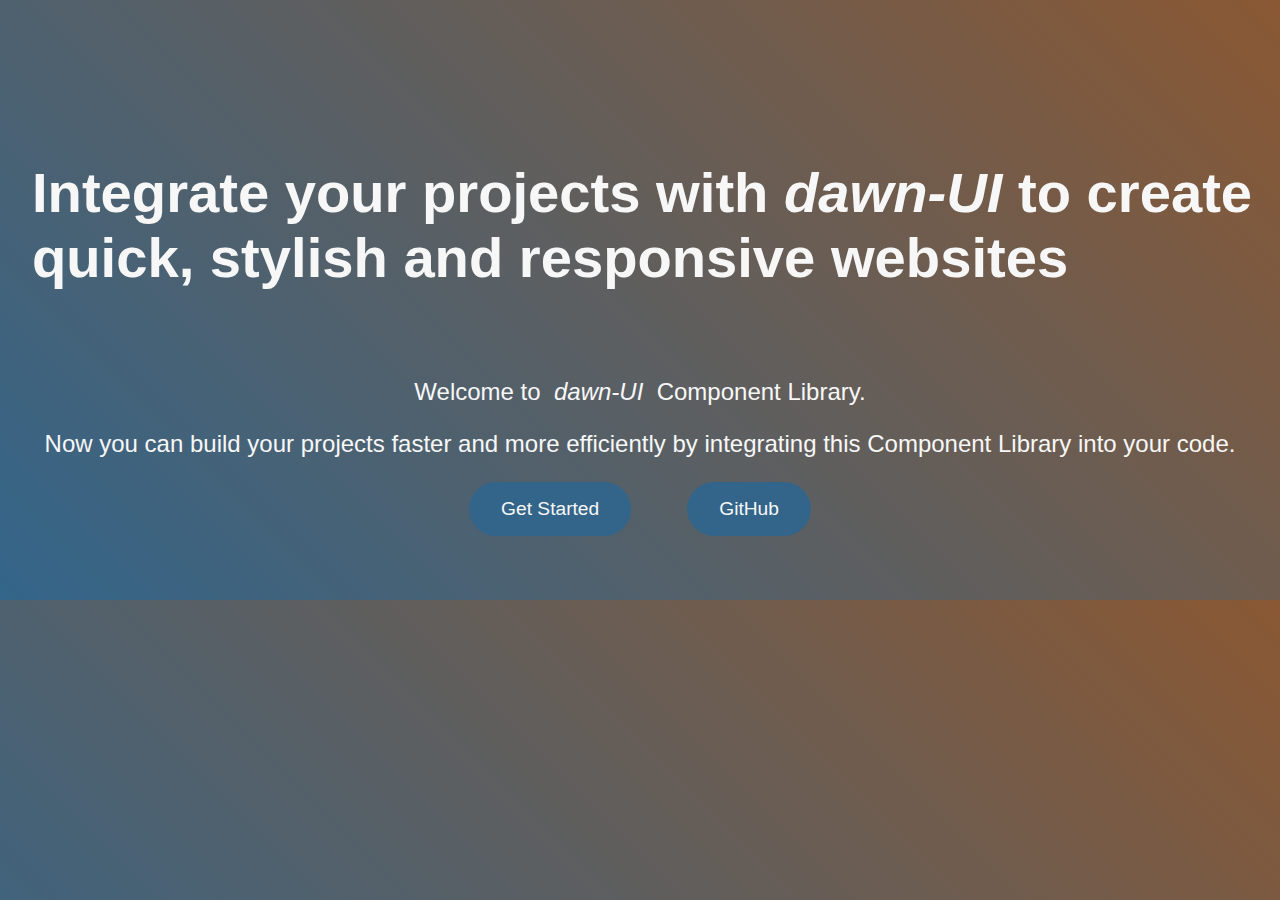
<file: index.html>
<!DOCTYPE html>
<html lang="en">
<head>
    <meta charset="UTF-8">
    <meta http-equiv="X-UA-Compatible" content="IE=edge">
    <meta name="viewport" content="width=device-width, initial-scale=1.0">
    <meta name="author" content="Kaushik Mazumdar" />
    <title>dawn-UI Component Library</title>
    <link rel="stylesheet" href="./styles.css" type="text/css" />
</head>
<body>
     
    <section class="section section-main">
        <div class="container">
            <h3 class="heading">Integrate your projects with <i>dawn-UI</i> to create quick, stylish and responsive websites</h3>
        </div>
        <p class="about">
            <span class="about">Welcome to &nbsp;<i>dawn-UI</i>&nbsp;  Component Library.</span>
            Now you can build your projects faster and more efficiently by integrating this Component Library into your code.
        </p>
        <div class="btn-container">
            <a class="btn btn-primary" href="./components/alert.html">Get Started</a>
            <a class="btn btn-secondary" href="https://github.com/kmzdr1/dawn-UI-design">GitHub</a>
        </div>
    </section>
 
</body>
</html>
</file>
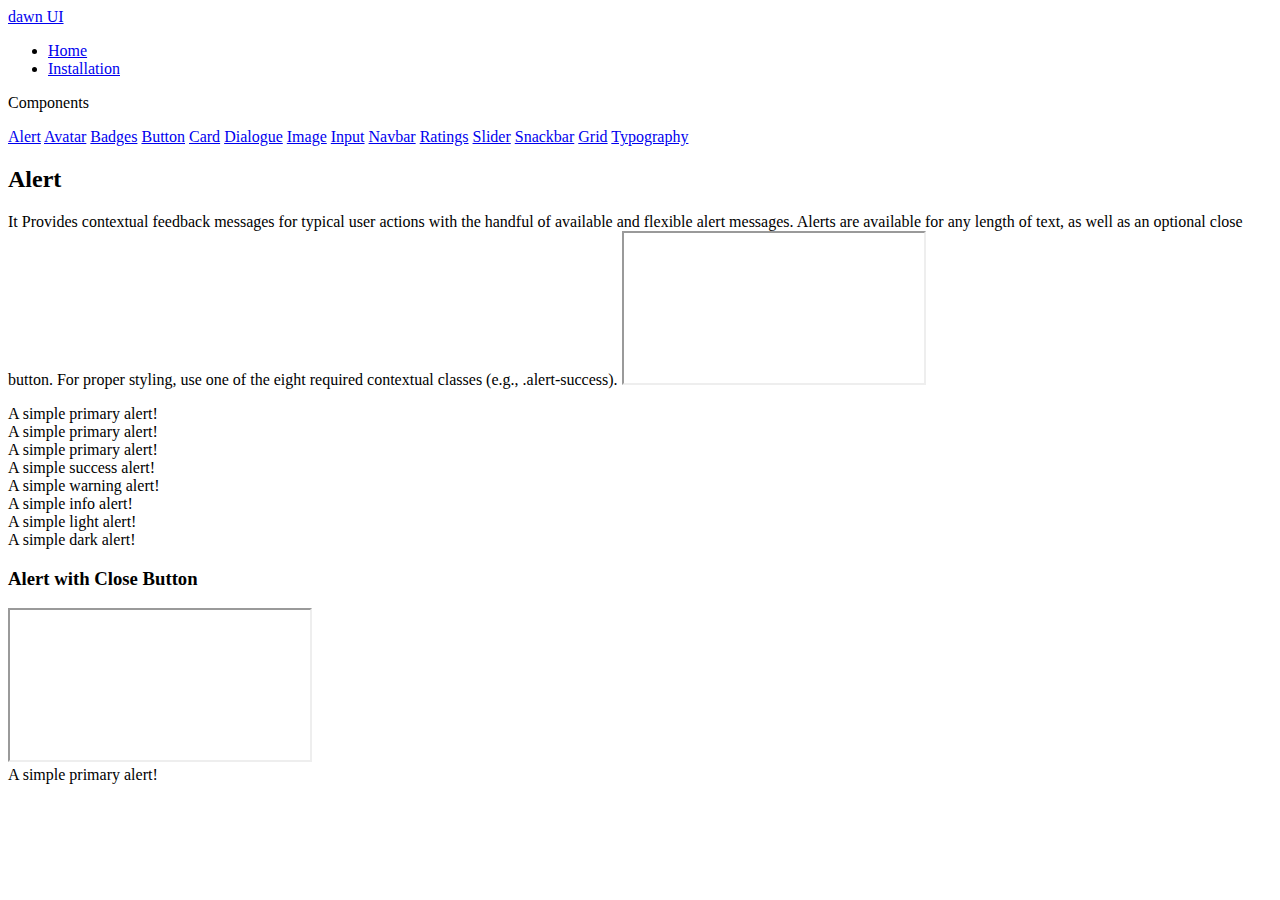
<file: Alert.html>
<!DOCTYPE html>
<html lang="en">
<head>
    <meta charset="UTF-8">
    <meta http-equiv="X-UA-Compatible" content="IE=edge">
    <meta name="viewport" content="width=device-width, initial-scale=1.0">
    <title>Document</title>
</head>
<body>
    <header>
        <nav class="navbar">
            <div class="left-nav">
                <a href="../index.html" class="nav nav-logo">dawn UI</a>
                
            </div>
            <div class="right-nav">
                <ul class="list">
                    <li><a href="../index.html" class="nav nav-pills">Home</a></li>
                    <li><a href="./installation.html" class="nav nav-pills">Installation</a></li>
                </ul>
            </div>
        </nav>
    </header>
    <div class="sidebar">
        <div class="items">
            <p class="subtext">Components</p>
            <a href="./Alert.html" class="item">Alert</a>
            <a href="./avatar.html" class="item">Avatar</a>
            <a href="./badge.html" class="item">Badges</a>
            <a href="./button.html" class="item">Button</a>
            <a href="./card.html" class="item">Card</a>
            <a href="./dialogue.html" class="item">Dialogue</a>
            <a href="./image.html" class="item">Image</a>
            <a href="./input.html" class="item">Input</a>
            <a href="./navbar.html" class="item">Navbar</a>
            <a href="./rating.html" class="item">Ratings</a>
            <a href="./slider.html" class="item">Slider</a>
            <a href="./toast.html" class="item">Snackbar</a>
            <a href="./grid.html" class="item">Grid</a>
            <a href="./typography.html" class="item">Typography</a>
        </div>
    </div>
    <div class="main-container-components">
        <h2 class="heading">Alert</h2>
        <p class="description"> It Provides contextual feedback messages for typical user actions with the handful 
            of available and flexible alert messages.
            Alerts are available for any length of text, as well as an optional close button. 
            For proper styling, use one of the eight required contextual classes (e.g., .alert-success).
        
        <iframe  sandbox="allow-scripts allow-same-origin"> </iframe>
        <div class="badge_container-main flex-center">
            <div class="alert alert-primary">A simple primary alert!</div>
            <div class="alert alert-secondary">A simple primary alert!</div>
            <div class="alert alert-danger">A simple primary alert!</div>
            <div class="alert alert-success">A simple success alert!</div>
            <div class="alert alert-warning">A simple warning alert!</div>
            <div class="alert alert-info">A simple info alert!</div>
            <div class="alert alert-light">A simple light alert!</div>
            <div class="alert alert-dark"> A simple dark alert!</div>
        </div>
        <h3 class="heading heading-avatar"> Alert with Close Button</h3>
        <iframe></iframe>
        <div class="alert alert-primary"> A simple primary alert!<i class="fas fa-times alert-close"></i>
        </div>
    </div>
    

</body>
</html>
</file>
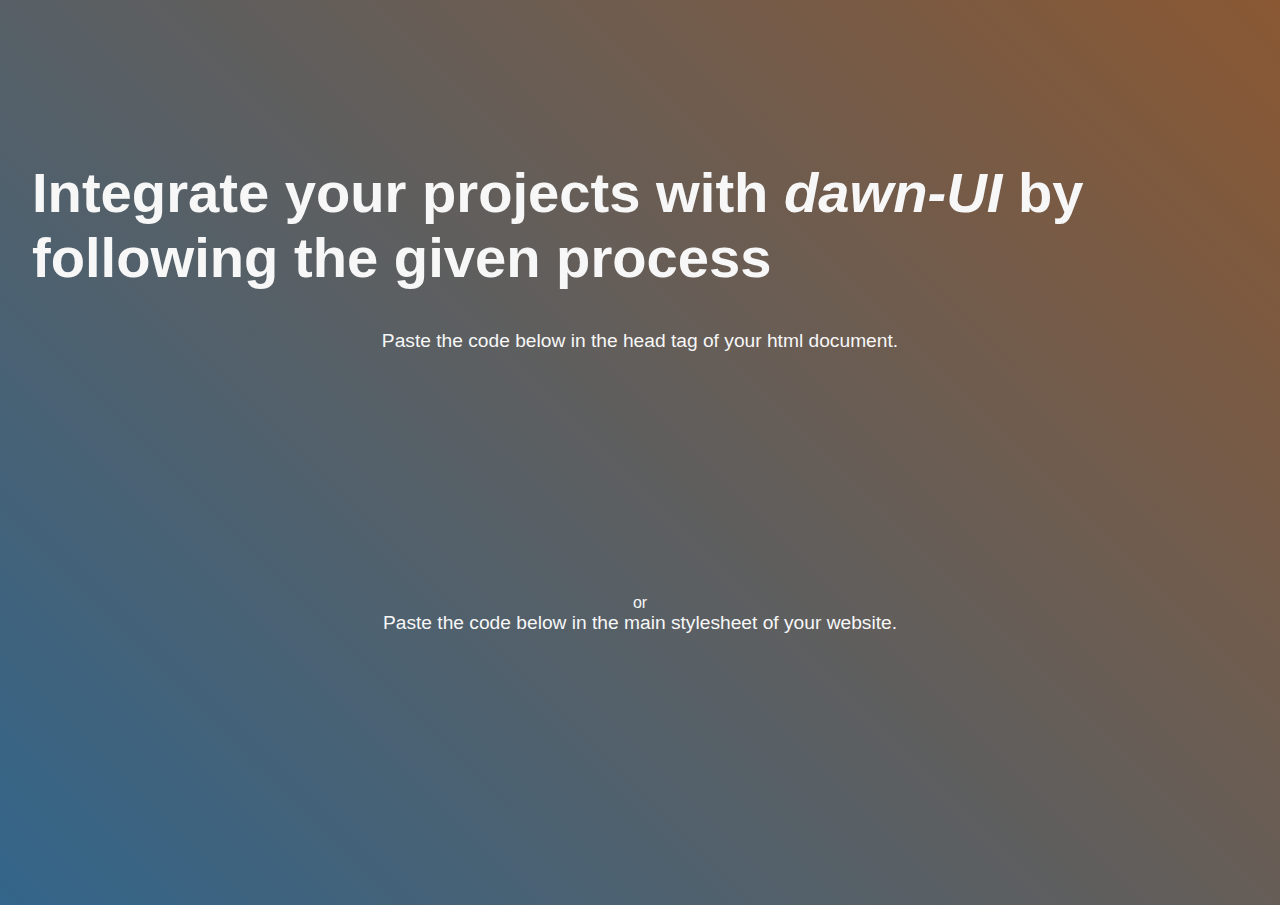
<file: installation.html>
<!DOCTYPE html>
<html lang="en">
<head>
    <meta charset="UTF-8">
    <meta http-equiv="X-UA-Compatible" content="IE=edge">
    <meta name="viewport" content="width=device-width, initial-scale=1.0">
    <title>Installation | dawn-UI</title>
    <link rel="stylesheet" href="./styles.css" type="text/css" />
</head>
<body>
    <section class="section section-main">
        <div class="container">
            <h3 class="heading">Integrate your projects with <i>dawn-UI</i> by following the given process</h3>
        </div>

        <p class="description description-avatar">Paste the code below in the head tag of your html document.</p>
        
        <iframe
            src="https://carbon.now.sh/embed?bg=rgba%28138%2C88%2C51%2C1%29&t=theme%3A5klpf3lil4v&wt=none&l=htmlmixed&width=759&ds=true&dsyoff=20px&dsblur=68px&wc=true&wa=false&pv=56px&ph=56px&ln=false&fl=1&fm=Hack&fs=14px&lh=133%25&si=false&es=2x&wm=false&code=%253Clink%2520rel%253D%2522stylesheet%2522%2520href%253D%2522https%253A%252F%252Fdawn-ui.netlify.app%252Fstyles%252Fmain.css%2522%252F%253E%250A"
            style="width: 100%; height: 242px; border:0; transform: scale(1); overflow:hidden;"
            sandbox="allow-scripts allow-same-origin">
        </iframe>
        <p>or</p>
        <p class="description description-avatar">Paste the code below in the main stylesheet of your website.</p>
        <iframe
            src="https://carbon.now.sh/embed?bg=rgba%28138%2C88%2C51%2C1%29&t=theme%3A5klpf3lil4v&wt=none&l=htmlmixed&width=792&ds=true&dsyoff=20px&dsblur=68px&wc=true&wa=false&pv=56px&ph=56px&ln=false&fl=1&fm=Hack&fs=14px&lh=133%25&si=false&es=2x&wm=false&code=%2540import%2520%2522href%253Dhttps%253A%252F%252Fdawn-ui.netlify.app%252Fstyles%252Fmain.css%2522%253B%250A"
            style="width:100%; height: 223px; border:0; transform: scale(1); overflow:hidden;"
            sandbox="allow-scripts allow-same-origin">
        </iframe>
</body>
</html>
</file>
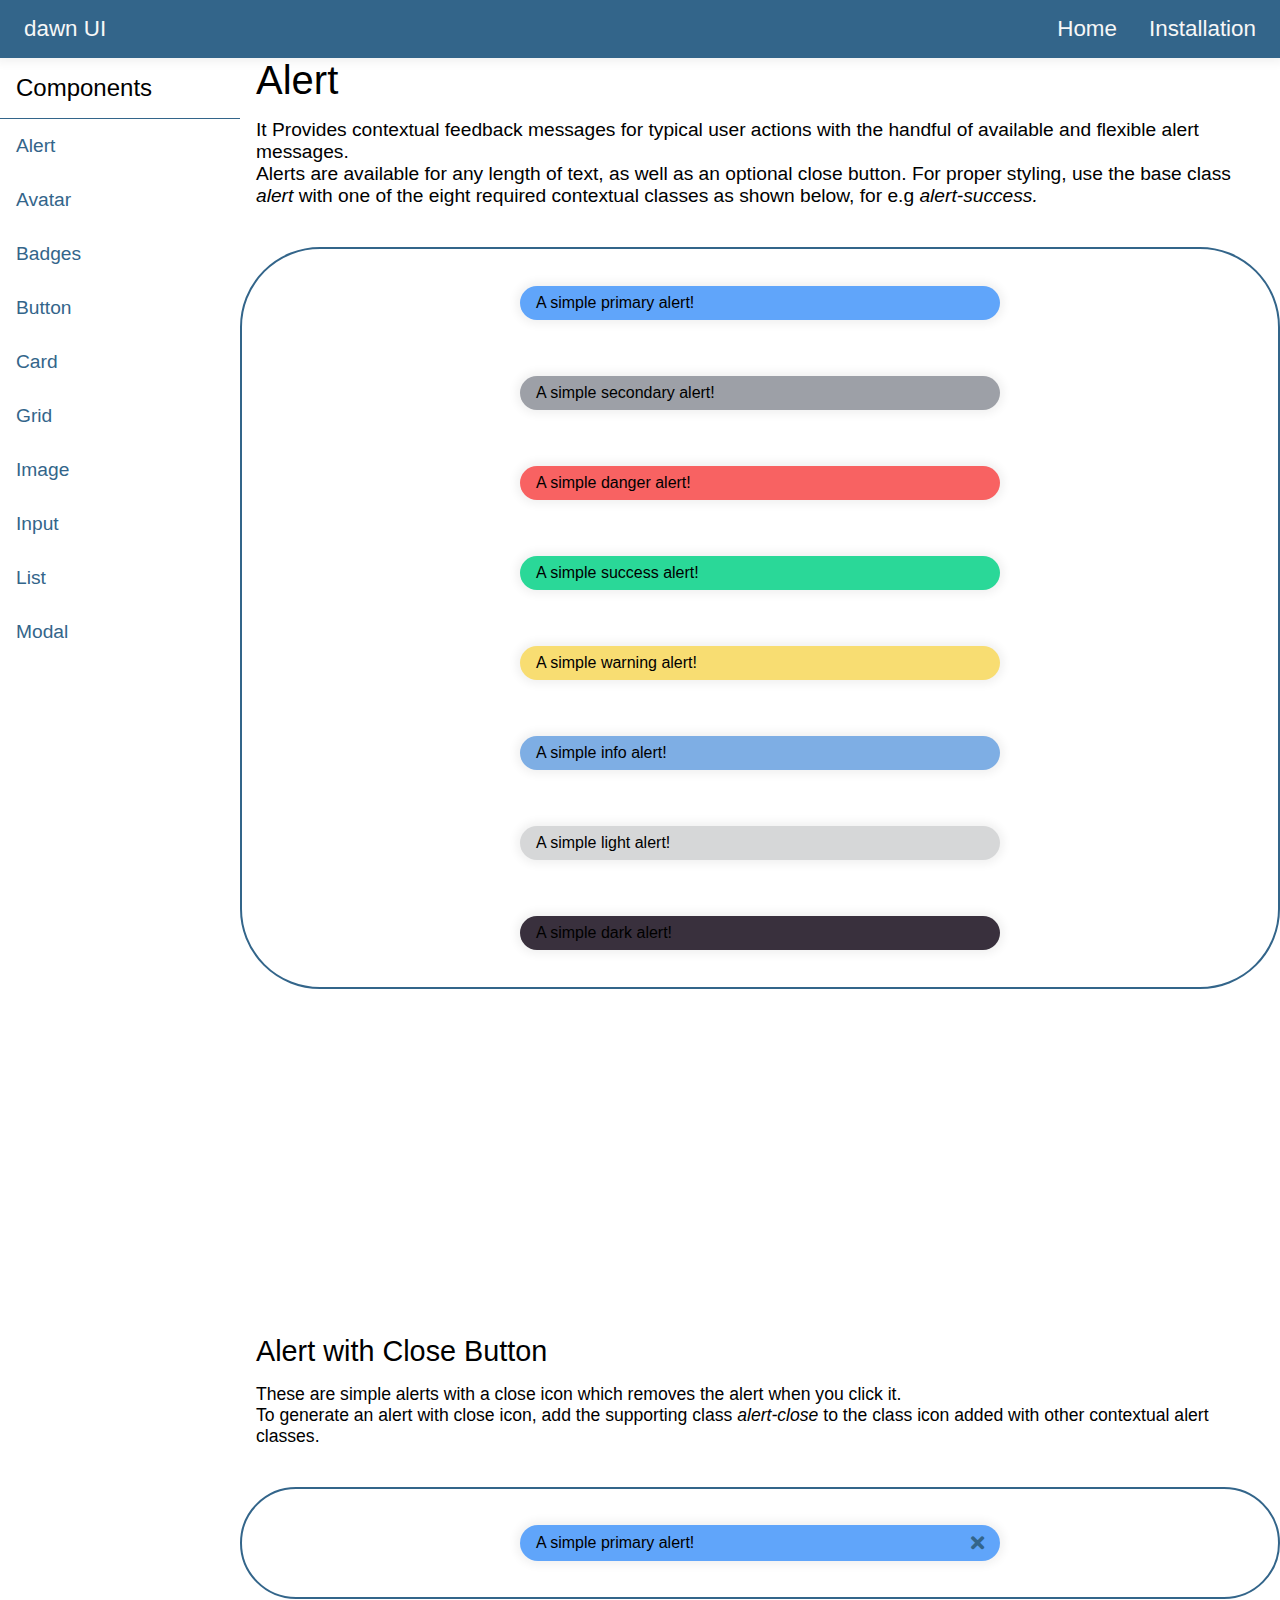
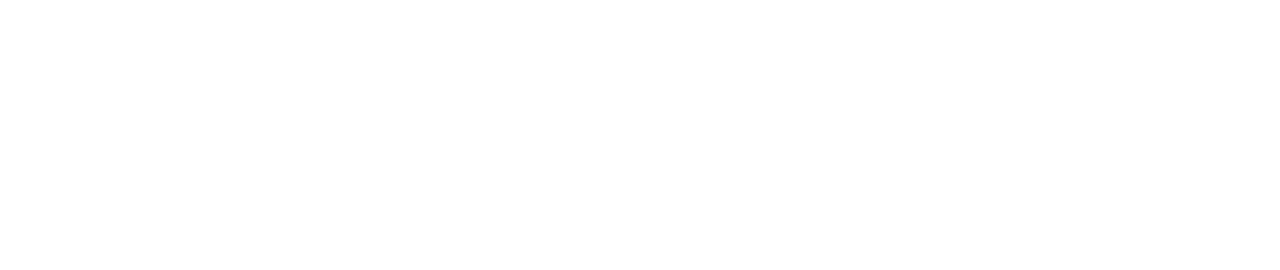
<file: components/Alert.html>
<!DOCTYPE html>
<html lang="en">
<head>
    <meta charset="UTF-8">
    <meta http-equiv="X-UA-Compatible" content="IE=edge">
    <meta name="viewport" content="width=device-width, initial-scale=1.0">
    <title>Alert|dawn-UI</title>
    <link rel="stylesheet" href="../styles/main.css" />
</head>
<body>
    <header>
        <nav class="navbar">
            <div class="left-nav">
                <a href="../index.html" class="nav nav-logo">dawn UI</a>
                
            </div>
            <div class="right-nav">
                <ul class="list">
                    <li><a href="../index.html" class="nav nav-pills">Home</a></li>
                    <li><a href="./installation.html" class="nav nav-pills">Installation</a></li>
                </ul>
            </div>
        </nav>
    </header>
    <div class="sidebar">
        <div class="items">
            <p class="subtext">Components</p>
            <a href="./Alert.html" class="item">Alert</a>
            <a href="./avatar.html" class="item">Avatar</a>
            <a href="./Badge.html" class="item">Badges</a>
            <a href="./Button.html" class="item">Button</a>
            <a href="./Card.html" class="item">Card</a>
            <a href="./Grid.html" class="item">Grid</a>
            <a href="./image.html" class="item">Image</a>
            <a href="./input.html" class="item">Input</a>
            <a href="./list.html" class="item">List</a>
            <a href="./modal.html" class="item">Modal</a>
                
        </div>
    </div>
    <div class="main-container-components">
        <!--------Alert-------->
        <h2 class="heading">Alert</h2>
        <p class="description"> It Provides contextual feedback messages for typical user actions with the handful 
            of available and flexible alert messages.<br>
            Alerts are available for any length of text, as well as an optional close button. 
            For proper styling, use the base class <i>alert</i> with one of the eight required contextual classes as shown below, for e.g <i>alert-success.</i>
        </p>

        <div class="avatar-container">
            <div class="alert alert-primary">A simple primary alert!</div>
            <div class="alert alert-secondary">A simple secondary alert!</div>
            <div class="alert alert-danger">A simple danger alert!</div>
            <div class="alert alert-success">A simple success alert!</div>
            <div class="alert alert-warning">A simple warning alert!</div>
            <div class="alert alert-info">A simple info alert!</div>
            <div class="alert alert-light">A simple light alert!</div>
            <div class="alert alert-dark">A simple dark alert!</div>
        </div>

        <iframe
            src="https://carbon.now.sh/embed?bg=rgba%28138%2C88%2C51%2C1%29&t=theme%3A5klpf3lil4v&wt=none&l=htmlmixed&width=680&ds=true&dsyoff=20px&dsblur=68px&wc=true&wa=true&pv=56px&ph=56px&ln=false&fl=1&fm=Hack&fs=14px&lh=133%25&si=false&es=2x&wm=false&code=%253Cdiv%2520class%253D%2522alert%2520alert-primary%2522%253EA%2520simple%2520primary%2520alert%21%253C%252Fdiv%253E%250A%253Cdiv%2520class%253D%2522alert%2520alert-secondary%2522%253EA%2520simple%2520secondary%2520alert%21%253C%252Fdiv%253E%250A%253Cdiv%2520class%253D%2522alert%2520alert-danger%2522%253EA%2520simple%2520danger%2520alert%21%253C%252Fdiv%253E%250A%253Cdiv%2520class%253D%2522alert%2520alert-success%2522%253EA%2520simple%2520success%2520alert%21%253C%252Fdiv%253E%250A%253Cdiv%2520class%253D%2522alert%2520alert-warning%2522%253EA%2520simple%2520warning%2520alert%21%253C%252Fdiv%253E%250A%253Cdiv%2520class%253D%2522alert%2520alert-info%2522%253EA%2520simple%2520info%2520alert%21%253C%252Fdiv%253E%250A%253Cdiv%2520class%253D%2522alert%2520alert-light%2522%253EA%2520simple%2520light%2520alert%21%253C%252Fdiv%253E%250A%253Cdiv%2520class%253D%2522alert%2520alert-dark%2522%253EA%2520simple%2520dark%2520alert%21%253C%252Fdiv%253E"
            style="width: 100%; height: 318px; border:0; transform: scale(1); overflow:hidden;"
            sandbox="allow-scripts allow-same-origin">
        </iframe>

        <!-------Alert with Close Button------->
        <h3 class="heading heading-avatar"> Alert with Close Button</h3>
        <p class="description description-avatar">These are simple alerts with a close icon which removes the alert when you click it.<br>
        To generate an alert with close icon, add the supporting class <i>alert-close</i> to the class icon added with other contextual alert classes.
        </p>
        <div class="avatar-container">
            <div class="alert alert-primary"> A simple primary alert!<i class="fas fa-times alert-close"></i>
            </div>
        </div>

        <iframe
            src="https://carbon.now.sh/embed?bg=rgba%28138%2C88%2C51%2C1%29&t=theme%3A5klpf3lil4v&wt=none&l=htmlmixed&width=680&ds=true&dsyoff=20px&dsblur=68px&wc=true&wa=true&pv=56px&ph=56px&ln=false&fl=1&fm=Hack&fs=14px&lh=133%25&si=false&es=2x&wm=false&code=%253Cdiv%2520class%253D%2522alert%2520alert-primary%2522%253E%250A%2520%2520A%2520simple%2520primary%2520alert%21%250A%2520%2520%253Ci%2520class%253D%2522fas%2520fa-times%2520alert-close%2522%253E%253C%252Fi%253E%250A%253C%252Fdiv%253E"
            style="width: 100%; height: 243px; border:0; transform: scale(1); overflow:hidden;"
            sandbox="allow-scripts allow-same-origin">
        </iframe>
    </div>
    

</body>
</html>
</file>
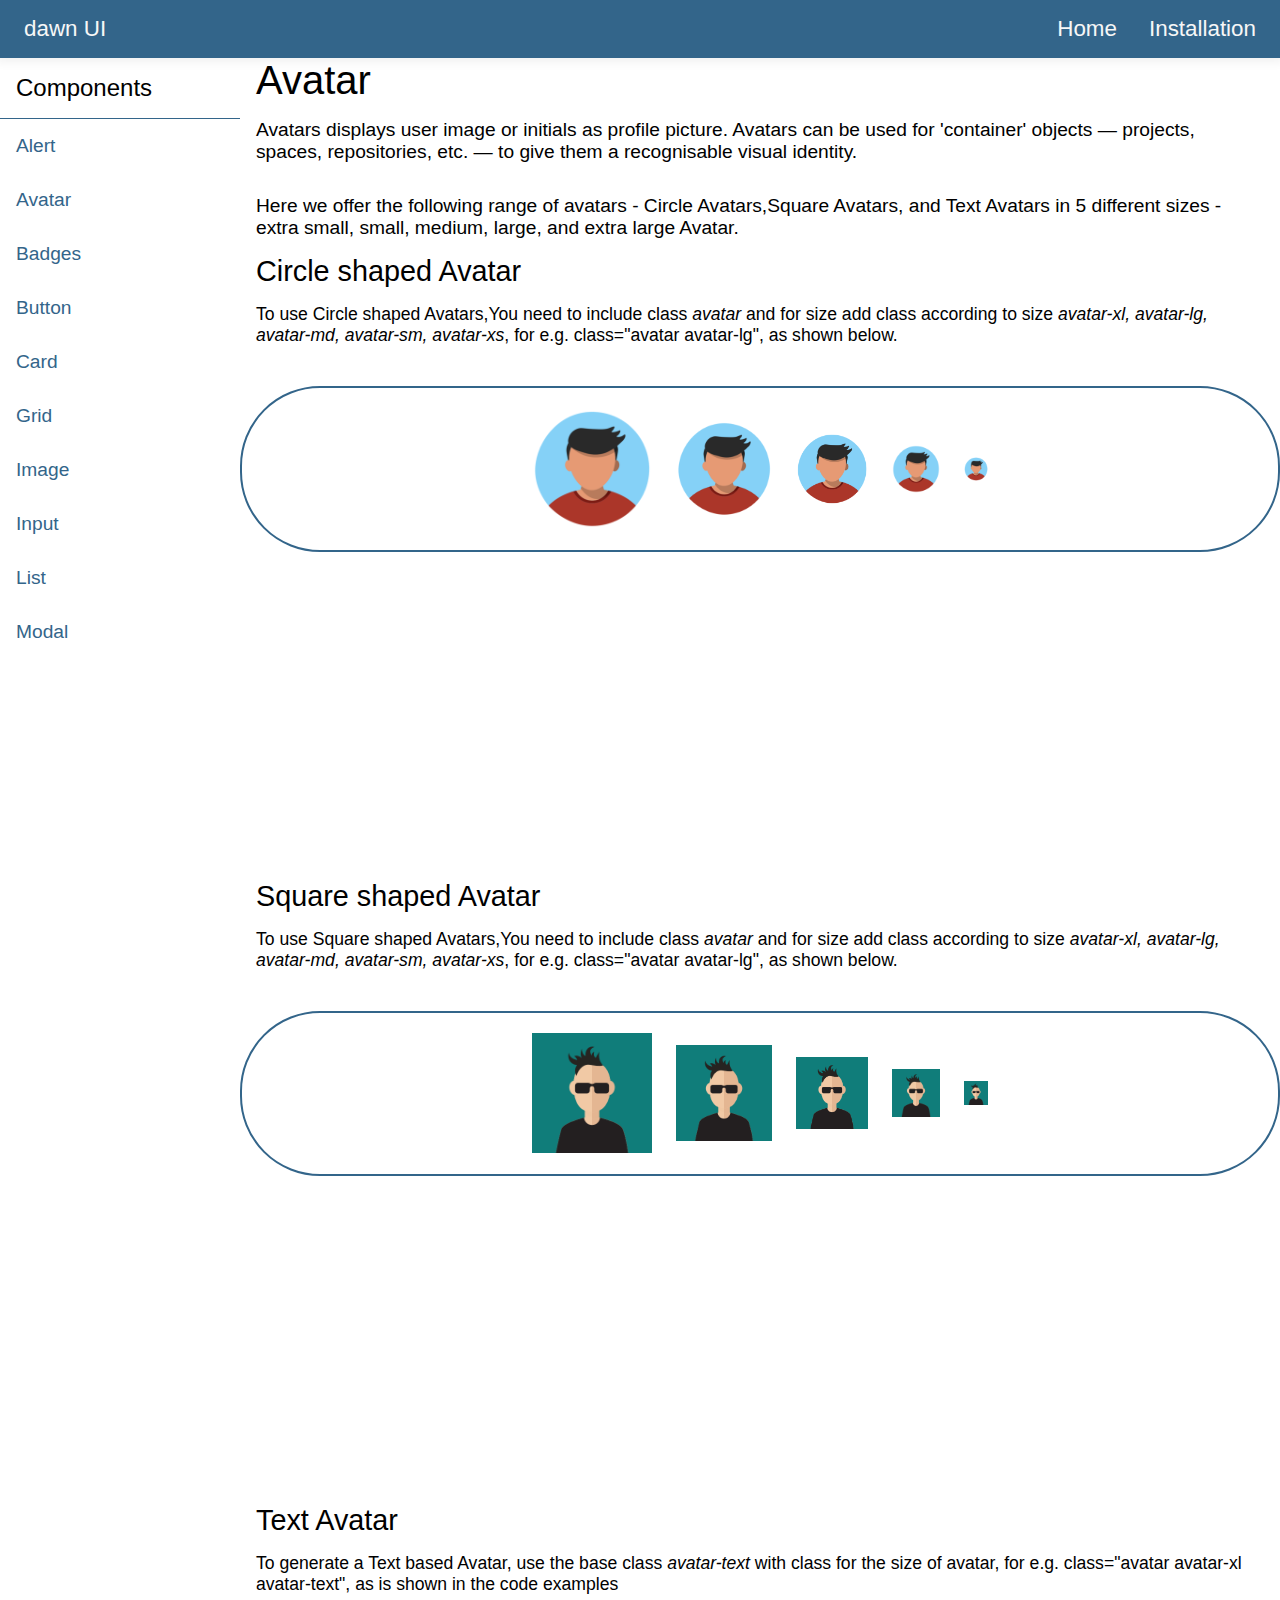
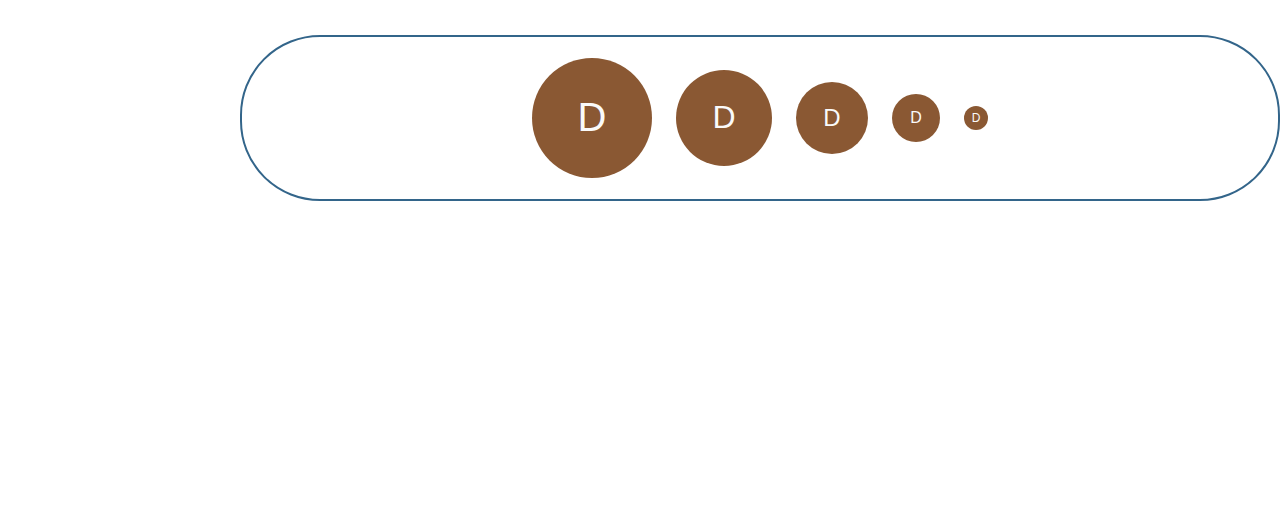
<file: components/avatar.html>
<!DOCTYPE html>
<html lang="en">
<head>
    <meta charset="UTF-8">
    <meta http-equiv="X-UA-Compatible" content="IE=edge">
    <meta name="viewport" content="width=device-width, initial-scale=1.0">
    <title>AVATAR | dawn-UI</title>
    <link rel="stylesheet" href="../styles/main.css" type="text/css" />
    
</head>
<body>
    <header>
        <nav class="navbar">
            <div class="left-nav">
                <a href="../index.html" class="nav nav-logo">dawn UI</a>
                
            </div>
            <div class="right-nav">
                <ul class="list">
                    <li><a href="../index.html" class="nav nav-pills">Home</a></li>
                    <li><a href="../installation.html" class="nav nav-pills">Installation</a></li>
                </ul>
            </div>
        </nav>
    </header>
    <div class="grid-container">
        <div class="sidebar">
            <div class="items">
                <p class="subtext">Components</p>
                <a href="./Alert.html" class="item">Alert</a>
                <a href="./avatar.html" class="item">Avatar</a>
                <a href="./Badge.html" class="item">Badges</a>
                <a href="./Button.html" class="item">Button</a>
                <a href="./Card.html" class="item">Card</a>
                <a href="./Grid.html" class="item">Grid</a>
                <a href="./image.html" class="item">Image</a>
                <a href="./input.html" class="item">Input</a>
                <a href="./list.html" class="item">List</a>
                <a href="./modal.html" class="item">Modal</a>
                
            </div>
        </div>
        <div class="main-container-components">
            <h2 class="heading">Avatar</h2>
            <p class="description">Avatars displays user image or initials as profile picture.
                Avatars can be used for 'container' objects — projects, spaces, repositories, etc. — to give them 
                a recognisable visual identity.</p>
            <p class="description">Here we offer the following range of avatars - 
                Circle Avatars,Square Avatars, and Text Avatars in 
                5 different sizes - extra small, small, medium, large, and extra large Avatar.
            </p>

            <!------Circle Avatar------->
            <h3 class="heading heading-avatar" >Circle shaped Avatar</h3>
            <p class="description description-avatar">To use  Circle shaped Avatars,You need to include class <i>avatar</i> and for size add class according to size
              <i>avatar-xl, avatar-lg, avatar-md, avatar-sm, avatar-xs</i>, for e.g. class="avatar avatar-lg", as shown below. </p>
            <div class="avatar-container">
                <img class="avatar avatar-xl" src="../images/Avatar1.png" alt="Extra Large Avatar">
                <img class="avatar avatar-lg" src="../images/Avatar1.png" alt="Large Avatar">
                <img class="avatar avatar-md" src="../images/Avatar1.png" alt="Medium Avatar">
                <img class="avatar avatar-sm" src="../images/Avatar1.png" alt="Small Avatar">
                <img class="avatar avatar-xs" src="../images/Avatar1.png" alt="Extra Small Avatar">
            </div>
            <iframe 
                src="https://carbon.now.sh/embed?bg=rgba%28138%2C88%2C51%2C1%29&t=theme%3A5klpf3lil4v&wt=none&l=htmlmixed&width=680&ds=true&dsyoff=20px&dsblur=68px&wc=true&wa=true&pv=56px&ph=56px&ln=false&fl=1&fm=Hack&fs=14px&lh=133%25&si=false&es=2x&wm=false&code=%253Cimg%2520class%253D%2522avatar%2520avatar-xl%2522%2520src%253D%2522..%252Fimages%252FAvatar1.png%2522%2520alt%253D%2522Extra%2520Large%2520Avatar%2522%253E%250A%253Cimg%2520class%253D%2522avatar%2520avatar-lg%2522%2520src%253D%2522..%252Fimages%252FAvatar1.png%2522%2520alt%253D%2522Large%2520Avatar%2522%253E%250A%253Cimg%2520class%253D%2522avatar%2520avatar-md%2522%2520src%253D%2522..%252Fimages%252FAvatar1.png%2522%2520alt%253D%2522Medium%2520Avatar%2522%253E%250A%253Cimg%2520class%253D%2522avatar%2520avatar-sm%2522%2520src%253D%2522..%252Fimages%252FAvatar1.png%2522%2520alt%253D%2522Small%2520Avatar%2522%253E%250A%253Cimg%2520class%253D%2522avatar%2520avatar-xs%2522%2520src%253D%2522..%252Fimages%252FAvatar1.png%2522%2520alt%253D%2522Extra%2520Small%2520Avatar%2522%253E%250A"
                style="width: 100%; height: 300px; border:0; transform: scale(1); overflow:hidden;"
                sandbox="allow-scripts allow-same-origin">
            </iframe>
            
            <!------Square Avatar------->
            <h3 class="heading heading-avatar" >Square shaped Avatar</h3>
            <p class="description description-avatar">To use  Square shaped Avatars,You need to include class <i>avatar</i> and for size add class according to size
                <i>avatar-xl, avatar-lg, avatar-md, avatar-sm, avatar-xs</i>, for e.g. class="avatar avatar-lg", as shown below. </p>
            <div class="avatar-container">
                <img class=" avatar-xl " src="../images/Avatar2.png" alt="Extra Large Square Avatar">
                <img class=" avatar-lg " src="../images/Avatar2.png" alt="Large Square Avatar">
                <img class=" avatar-md " src="../images/Avatar2.png" alt="Medium Square Avatar">
                <img class=" avatar-sm " src="../images/Avatar2.png" alt="Small  Square Avatar">
                <img class=" avatar-xs " src="../images/Avatar2.png" alt="Extra Small Square Avatar">
            </div>
            
            <iframe 
                src="https://carbon.now.sh/embed?bg=rgba%28138%2C88%2C51%2C1%29&t=theme%3A5klpf3lil4v&wt=none&l=htmlmixed&width=680&ds=true&dsyoff=20px&dsblur=68px&wc=true&wa=true&pv=56px&ph=56px&ln=false&fl=1&fm=Hack&fs=14px&lh=133%25&si=false&es=2x&wm=false&code=%253Cimg%2520class%253D%2522%2520avatar-xl%2522%2520src%253D%2522..%252Fimages%252FAvatar2.png%2522%2520alt%253D%2522Extra%2520Large%2520Square%2520Avatar%2522%253E%250A%253Cimg%2520class%253D%2522%2520avatar-lg%2522%2520src%253D%2522..%252Fimages%252FAvatar2.png%2522%2520alt%253D%2522Large%2520Square%2520Avatar%2522%253E%250A%253Cimg%2520class%253D%2522%2520avatar-md%2522%2520src%253D%2522..%252Fimages%252FAvatar2.png%2522%2520alt%253D%2522Medium%2520Square%2520Avatar%2522%253E%250A%253Cimg%2520class%253D%2522%2520avatar-sm%2522%2520src%253D%2522..%252Fimages%252FAvatar2.png%2522%2520alt%253D%2522Small%2520%2520Square%2520Avatar%2522%253E%250A%253Cimg%2520class%253D%2522%2520avatar-xs%2522%2520src%253D%2522..%252Fimages%252FAvatar2.png%2522%2520alt%253D%2522Extra%2520Small%2520Square%2520Avatar%2522%253E%250A%2520"
                style="width: 100%; height: 300px; border:0; transform: scale(1); overflow:hidden;"
                sandbox="allow-scripts allow-same-origin">
            </iframe>

            <!------Text Avatar------->
            <h3 class="heading heading-avatar">Text Avatar</h3>
            <p class="description description-avatar"> To generate a Text based Avatar, use the base class <i>avatar-text</i>
                with class for the size of avatar, for e.g. class="avatar avatar-xl avatar-text", as is shown in the code examples </p>
            <div class="avatar-container">
                <div class="avatar avatar-xl avatar-text" role="img">D</div>
                <div class="avatar avatar-lg avatar-text" role="img">D</div>
                <div class="avatar avatar-md avatar-text" role="img">D</div>
                <div class="avatar avatar-sm avatar-text" role="img">D</div>
                <div class="avatar avatar-xs avatar-text" role="img">D</div>
            </div>

            <iframe 
                src="https://carbon.now.sh/embed?bg=rgba%28138%2C88%2C51%2C1%29&t=theme%3A5klpf3lil4v&wt=none&l=htmlmixed&width=680&ds=true&dsyoff=20px&dsblur=68px&wc=true&wa=true&pv=56px&ph=56px&ln=false&fl=1&fm=Hack&fs=14px&lh=133%25&si=false&es=2x&wm=false&code=%253Cdiv%2520class%253D%2522avatar%2520avatar-xl%2520avatar-text%2522%2520role%253D%2522img%2522%253ED%253C%252Fdiv%253E%250A%253Cdiv%2520class%253D%2522avatar%2520avatar-lg%2520avatar-text%2522%2520role%253D%2522img%2522%253ED%253C%252Fdiv%253E%250A%253Cdiv%2520class%253D%2522avatar%2520avatar-md%2520avatar-text%2522%2520role%253D%2522img%2522%253ED%253C%252Fdiv%253E%250A%253Cdiv%2520class%253D%2522avatar%2520avatar-sm%2520avatar-text%2522%2520role%253D%2522img%2522%253ED%253C%252Fdiv%253E%250A%253Cdiv%2520class%253D%2522avatar%2520avatar-xs%2520avatar-text%2522%2520role%253D%2522img%2522%253ED%253C%252Fdiv%253E"
                style="width:100%; height: 300px; border:0; transform: scale(1); overflow:hidden;"
                sandbox="allow-scripts allow-same-origin">
            </iframe>
        </div>
    </div>
</body>
</html>
</file>
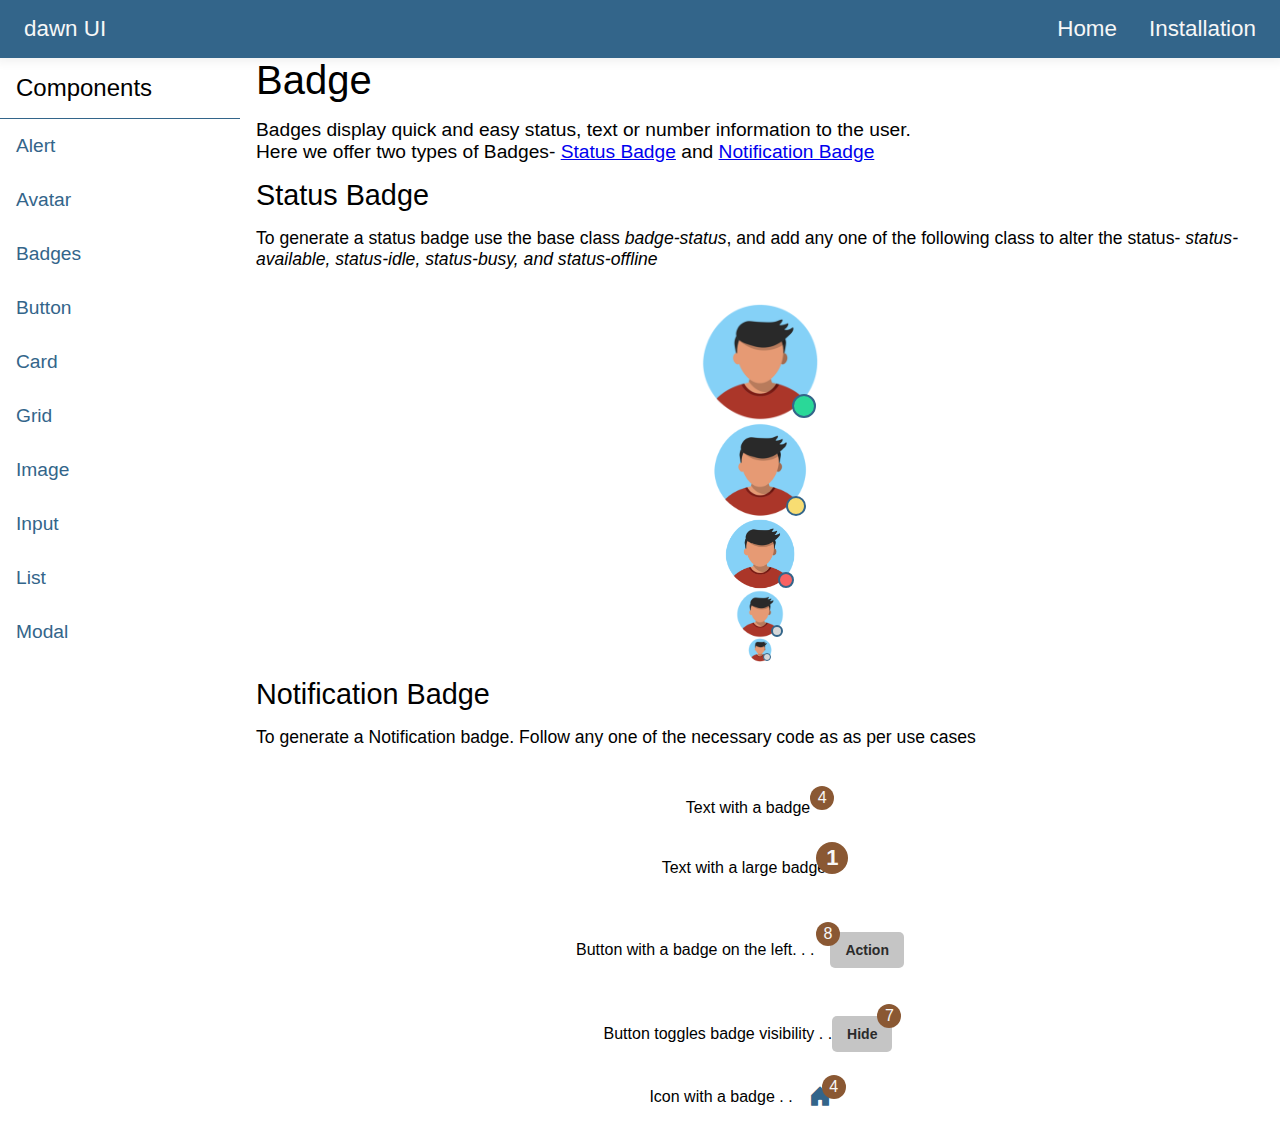
<file: components/Badge.html>
<!DOCTYPE html>
<html lang="en">
<head>
    <meta charset="UTF-8">
    <meta http-equiv="X-UA-Compatible" content="IE=edge">
    <meta name="viewport" content="width=device-width, initial-scale=1.0">
    <title>Document</title>
    <link rel="stylesheet" href="../styles/main.css" />
</head>
<body>
    <header>
        <nav class="navbar">
            <div class="left-nav">
                <a href="../index.html" class="nav nav-logo">dawn UI</a>
                
            </div>
            <div class="right-nav">
                <ul class="list">
                    <li><a href="../index.html" class="nav nav-pills">Home</a></li>
                    <li><a href="./installation.html" class="nav nav-pills">Installation</a></li>
                </ul>
            </div>
        </nav>
    </header>
    <div class="sidebar">
        <div class="items">
            <p class="subtext">Components</p>
            <a href="./Alert.html" class="item">Alert</a>
            <a href="./avatar.html" class="item">Avatar</a>
            <a href="./Badge.html" class="item">Badges</a>
            <a href="./Button.html" class="item">Button</a>
            <a href="./Card.html" class="item">Card</a>
            <a href="./Grid.html" class="item">Grid</a>
            <a href="./image.html" class="item">Image</a>
            <a href="./input.html" class="item">Input</a>
            <a href="./list.html" class="item">List</a>
            <a href="./modal.html" class="item">Modal</a>
                
        </div>
    </div>
    <div class="main-container-components">
        <h2 class="heading">Badge</h2>
        <p class="description">Badges display quick and easy status, text or number information to the user.<br>
         Here we offer two types of Badges- <a href="#Status--Badge">Status Badge</a> and 
            <a href="#Notification--Badge">Notification Badge</a></p>

        <!-------- Status badge-------->
        <h3 class="heading heading-avatar" id="Status--Badge"> Status Badge</h3>
        <p class="description description-avatar">To generate a status badge use the base class <i>badge-status</i>, and 
            add any one of the following class to alter the status- <i>status-available, status-idle, status-busy, and 
            status-offline</i> </p>

        <div class="badge_container-main flex-center">
           <!-- <iframe></iframe> -->
            <div class="badge-container" >
                <img src="../images/Avatar1.png" alt="Extra Large Size Avatar" class="avatar avatar-xl" />
                <span class="badge-status status-available"></span>
            </div>
        
            <div class="badge-container">
                <img src="../images//Avatar1.png" alt="Large Size Avatar" class="avatar avatar-lg" />
                <span class="badge-status status-idle"></span>
            </div>
        
            <div class="badge-container ">
                <img src="../images/Avatar1.png" alt="Medium Size Avatar" class="avatar avatar-md" />
                <span class="badge-status status-busy"></span>
            </div>
        
            <div class="badge-container ">
                <img src="../images/Avatar1.png" alt="Small Size Avatar" class="avatar avatar-sm" />
                <span class="badge-status status-offline"></span>
            </div>
        
            <div class="badge-container ">
                <img src="../images/Avatar1.png" alt="Extra Small Size Avatar" class="avatar avatar-xs" />
            <span class="badge-status status-offline"></span>
            </div>
        </div>

            
            <!-------Notification Badge------->
        <h3 class="heading heading-avatar" id="Notification--Badge"> Notification Badge</h3>
        <p class="description description-avatar">To generate a Notification badge. Follow any one of the necessary code as
            as per use cases </p>
        <div class="badge_container-main flex-center">
                
            <!-- Text with a small badge -->
            <div class="badge_container">
                <div class="text_with_badge flex-center">Text with a badge<span class="badge badge-small">4</span></div>
            </div>
                
            <!-- Text with a large Badge -->
            <div class="badge_container">
                <div class="text_with_badge flex-center">Text with a large badge<span class="badge badge-large">1</span></div>
            </div>
                
            <!-- Button with badge on left -->
            <div class="badge_container-btn flex-center">
                <div class="content">Button with a badge on the left. . .</div>
                <div class="btn_and_badge flex-center">
                    <button class="btn-badge btn-left-badge">Action</button>
                    <span class="badge badge-left">8</span>
                </div>
            </div>
                
            <!-- Button toggles badge visibility -->
            <div class="badge_container-btn flex-center">
                <div class="content">Button toggles badge visibility . .</div>
                <div class="btn_and_badge-toggle flex-center">
                    <button class="btn-badge btn-toggle-badge">Hide</button>
                    <span class="badge badge-toggle">7</span>
                </div>
            </div>
                
            <!-- Icon with a badge -->
            <div class="badge_container">
                <div class="text_with_badge flex-center">Icon with a badge . .
                    <div class="icon"><i class="bi bi-house-door-fill home-icon"></i></div>
                    <span class="badge badge-icon">4</span>
                </div>
            </div>
        </div>
    </div>
        

    
</body>
</html>
</file>
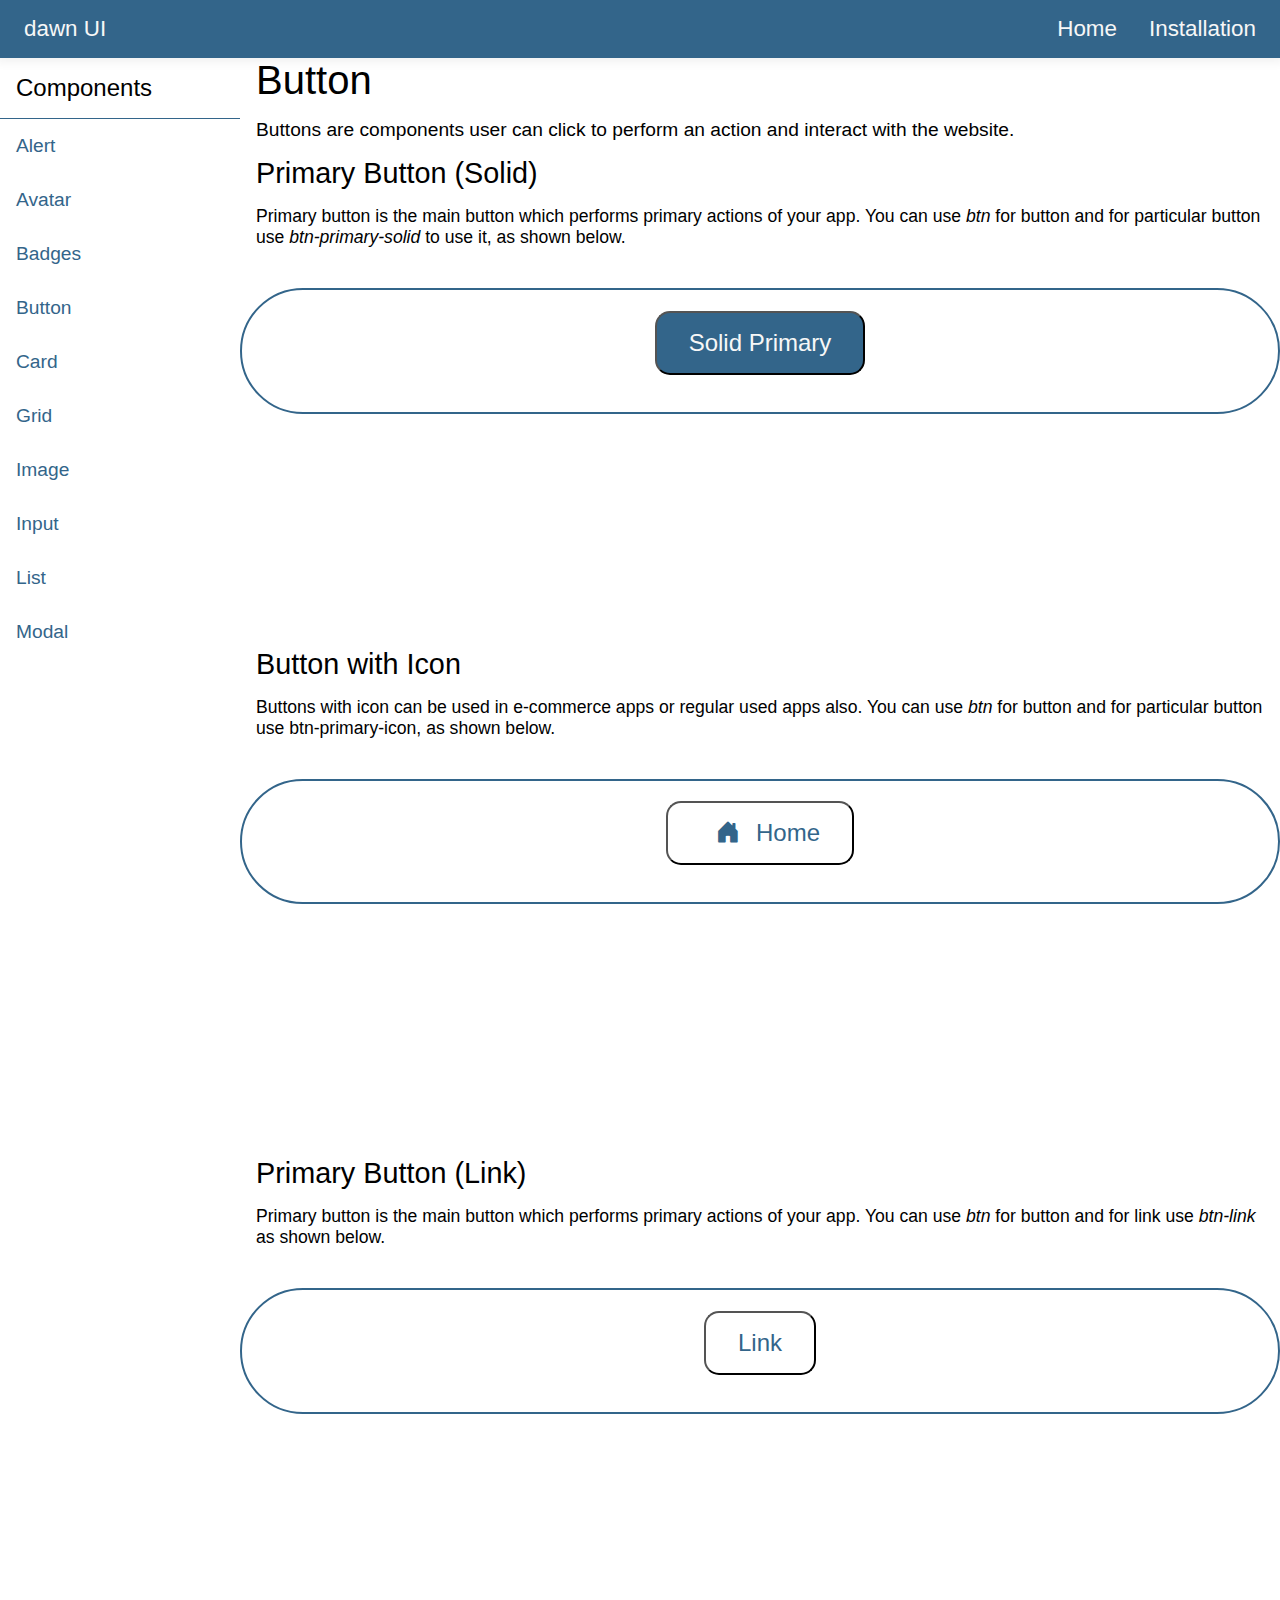
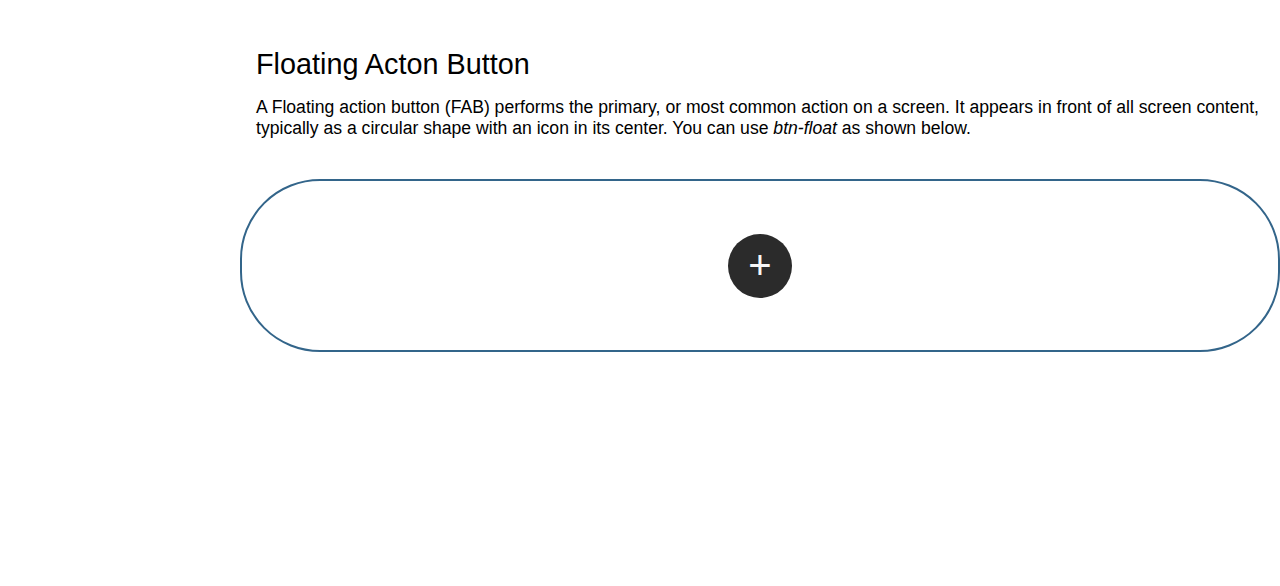
<file: components/Button.html>
<!DOCTYPE html>
<html lang="en">
<head>
    <meta charset="UTF-8">
    <meta http-equiv="X-UA-Compatible" content="IE=edge">
    <meta name="viewport" content="width=device-width, initial-scale=1.0">
    <title>BUTTON | dawn-UI</title>
    <link rel="stylesheet" href="../styles/main.css" />
</head>
<body>
    <header>
        <nav class="navbar">
            <div class="left-nav">
                <a href="../index.html" class="nav nav-logo">dawn UI</a>
                
            </div>
            <div class="right-nav">
                <ul class="list">
                    <li><a href="../index.html" class="nav nav-pills">Home</a></li>
                    <li><a href="../installation.html" class="nav nav-pills">Installation</a></li>
                </ul>
            </div>
        </nav>
    </header>
    <div class="sidebar">
        <div class="items">
            <p class="subtext">Components</p>
            <a href="./Alert.html" class="item">Alert</a>
            <a href="./avatar.html" class="item">Avatar</a>
            <a href="./Badge.html" class="item">Badges</a>
            <a href="./Button.html" class="item">Button</a>
            <a href="./Card.html" class="item">Card</a>
            <a href="./Grid.html" class="item">Grid</a>
            <a href="./image.html" class="item">Image</a>
            <a href="./input.html" class="item">Input</a>
            <a href="./list.html" class="item">List</a>
            <a href="./modal.html" class="item">Modal</a>
            
        </div>
    </div>
    <div class="main-container-components">
        <h2 class="heading">Button</h2>
        <p class="description">Buttons are components user can click to perform an action and interact with the website.</p>
        
        <!-- Solid primary buttom -->
        <h3 class="heading heading-avatar">Primary Button (Solid)</h3>
        <p class="description description-avatar">Primary button is the main button which performs primary actions of
            your app. You can use <i>btn</i> for button and for particular button use <i>btn-primary-solid</i> to use it, as shown below.
        </p>
        
        <div class="avatar-container">
            <button class="btn btn-primary-solid ">Solid Primary</button>
        </div>

        <iframe
            src="https://carbon.now.sh/embed?bg=rgba%28138%2C88%2C51%2C1%29&t=theme%3A5klpf3lil4v&wt=none&l=htmlmixed&width=680&ds=true&dsyoff=20px&dsblur=68px&wc=true&wa=true&pv=56px&ph=56px&ln=false&fl=1&fm=Hack&fs=14px&lh=133%25&si=false&es=2x&wm=false&code=%253C%21-----Solid%2520primary%2520Button---%253E%250A%253Cbutton%2520class%253D%2522btn%2520btn-primary-solid%2522%253ESolid%2520Primary%253C%252Fbutton%253E"
            style="width:100%; height: 206px; border:0; transform: scale(1); overflow:hidden;"
            sandbox="allow-scripts allow-same-origin">
        </iframe>

        <!-- Button with Icon -->
        <h3 class="heading heading-avatar">Button with Icon</h3>
        <p class="description description-avatar">Buttons with icon can be used in e-commerce apps or regular used apps
         also. You can use <i>btn</i> for button and for particular button use </i>btn-primary-icon</i>, as shown below. </p>
        
        <div class="avatar-container">
            <button class="btn btn-primary-icon"><i class="bi bi-house-door-fill home-icon"></i>Home</button>
        </div>

        <iframe
            src="https://carbon.now.sh/embed?bg=rgba%28138%2C88%2C51%2C1%29&t=theme%3A5klpf3lil4v&wt=none&l=htmlmixed&width=648&ds=true&dsyoff=20px&dsblur=68px&wc=true&wa=false&pv=56px&ph=56px&ln=false&fl=1&fm=Hack&fs=14px&lh=133%25&si=false&es=2x&wm=false&code=%253C%21-----Button%2520with%2520Icon-----%253E%250A%253Cbutton%2520class%253D%2522btn%2520btn-primary-icon%2522%253E%253Ci%2520class%253D%2522bi%2520bi-house-door-fill%2520home-icon%2522%253E%253C%252Fi%253EHome%253C%252Fbutton%253E"
            style="width:100%; height: 225px; border:0; transform: scale(1); overflow:hidden;"
            sandbox="allow-scripts allow-same-origin">
        </iframe>

        <!-- Link Button -->
        <h3 class="heading heading-avatar" id="#link-btn">Primary Button (Link)</h3>
        <p class="description description-avatar">Primary button is the main button which performs primary actions of
         your app. You can use <i>btn</i> for button and for link use <i>btn-link</i>  as shown below.
        </p>
        
        <div class="avatar-container">
            <button href="#link-btn" class="btn btn-link">Link</button>
        </div>

        <iframe
            src="https://carbon.now.sh/embed?bg=rgba%28138%2C88%2C51%2C1%29&t=theme%3A5klpf3lil4v&wt=none&l=htmlmixed&width=648&ds=true&dsyoff=20px&dsblur=68px&wc=true&wa=false&pv=56px&ph=56px&ln=false&fl=1&fm=Hack&fs=14px&lh=133%25&si=false&es=2x&wm=false&code=%253C%21--%2520Link%2520Button%2520--%253E%250A%253Cbutton%2520href%253D%2522%2523link-btn%2522%2520class%253D%2522btn%2520btn-link%2522%253ELink%253C%252Fbutton%253E"
            style="width: 100%; height: 206px; border:0; transform: scale(1); overflow:hidden;"
            sandbox="allow-scripts allow-same-origin">
        </iframe>

        <!-- Float Action Button -->
        <h3 class="heading heading-avatar">Floating Acton Button</h3>
        <p class="description description-avatar">A Floating action button (FAB) performs the primary, or most common
            action on a screen. It appears in front of all screen content, typically as a circular shape with an icon in
            its center. You can use <i>btn-float</i> as shown below. </p>
       

        <div class="avatar-container">
            <button class="btn-float">+</button>
        </div>

        <iframe
            src="https://carbon.now.sh/embed?bg=rgba%28138%2C88%2C51%2C1%29&t=theme%3A5klpf3lil4v&wt=none&l=htmlmixed&width=648&ds=true&dsyoff=20px&dsblur=68px&wc=true&wa=false&pv=56px&ph=56px&ln=false&fl=1&fm=Hack&fs=14px&lh=133%25&si=false&es=2x&wm=false&code=%253C%21--%2520Float%2520Action%2520Button%2520--%253E%250A%253Cbutton%2520class%253D%2522btn-float%2522%253E%252B%253C%252Fbutton%253E"
            style="width: 100%; height: 206px; border:0; transform: scale(1); overflow:hidden;"
            sandbox="allow-scripts allow-same-origin">
        </iframe>
    </div>
    
</body>
</html>
</file>
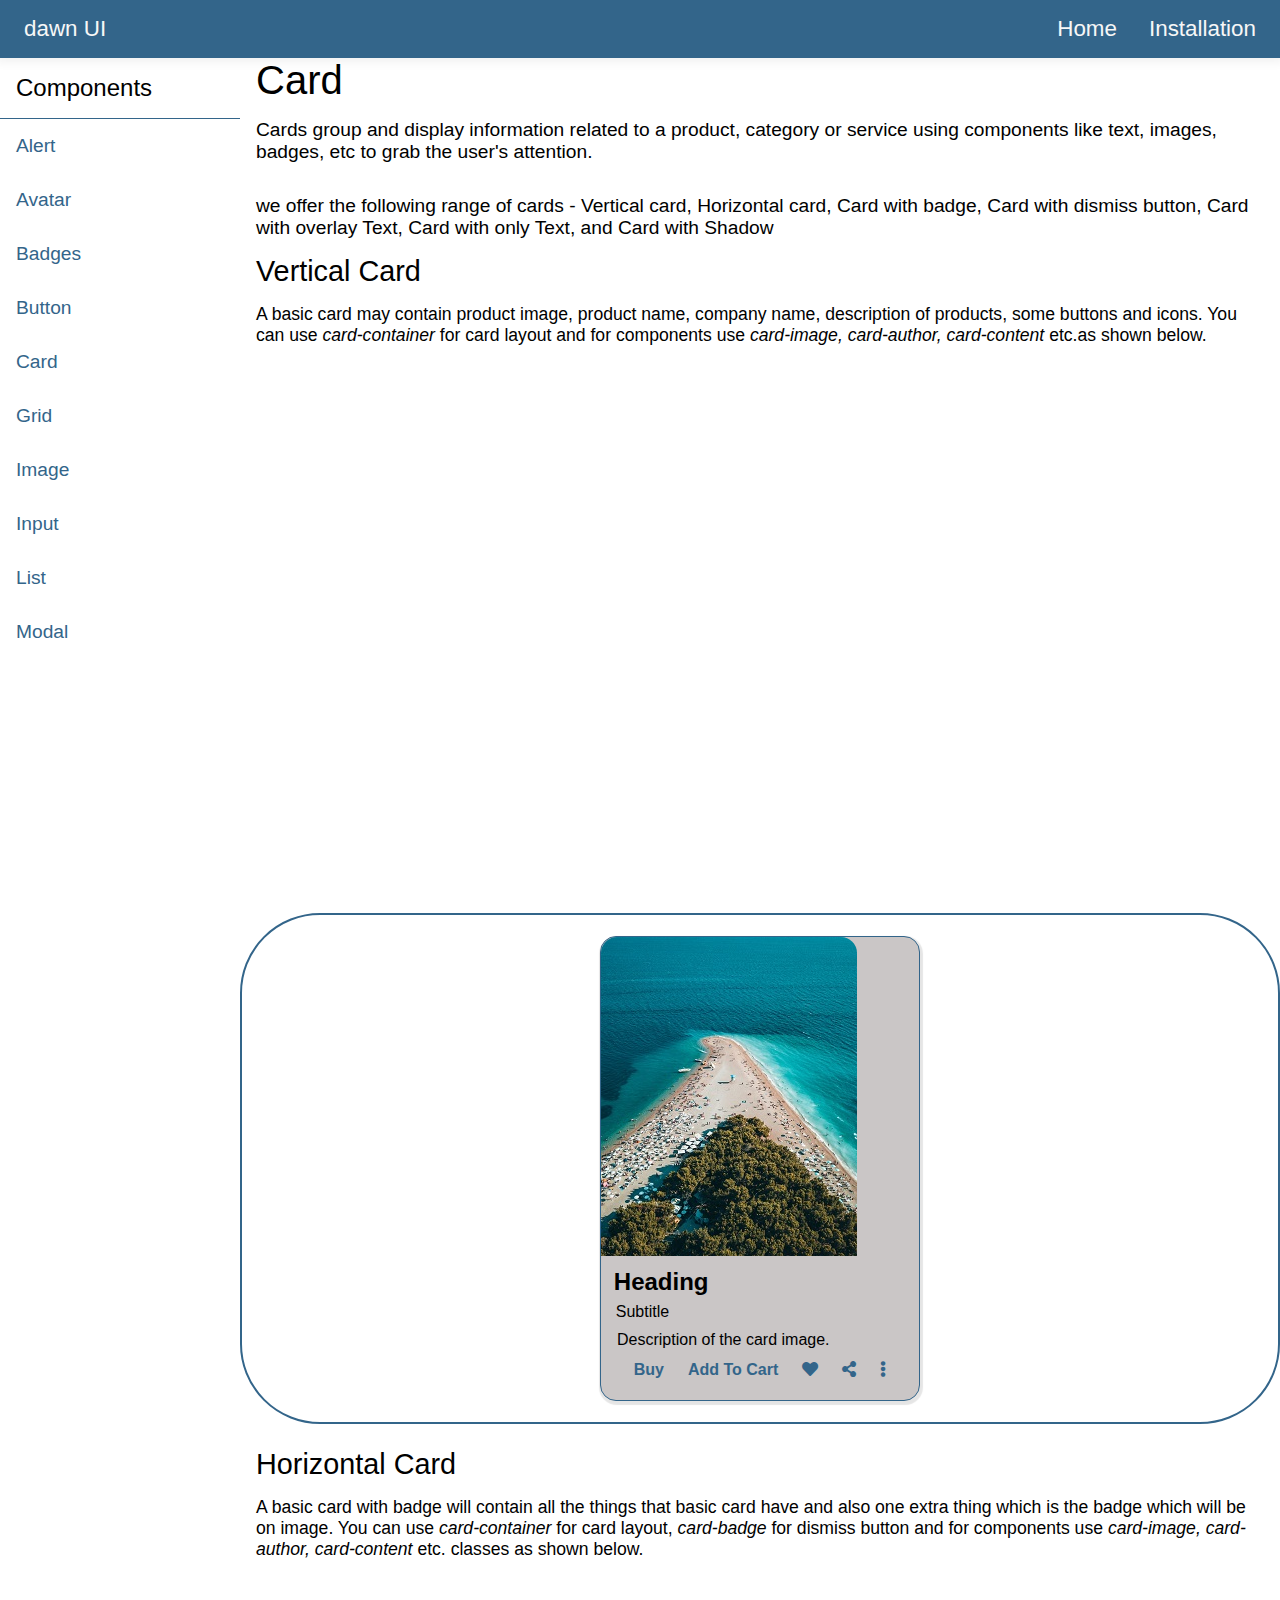
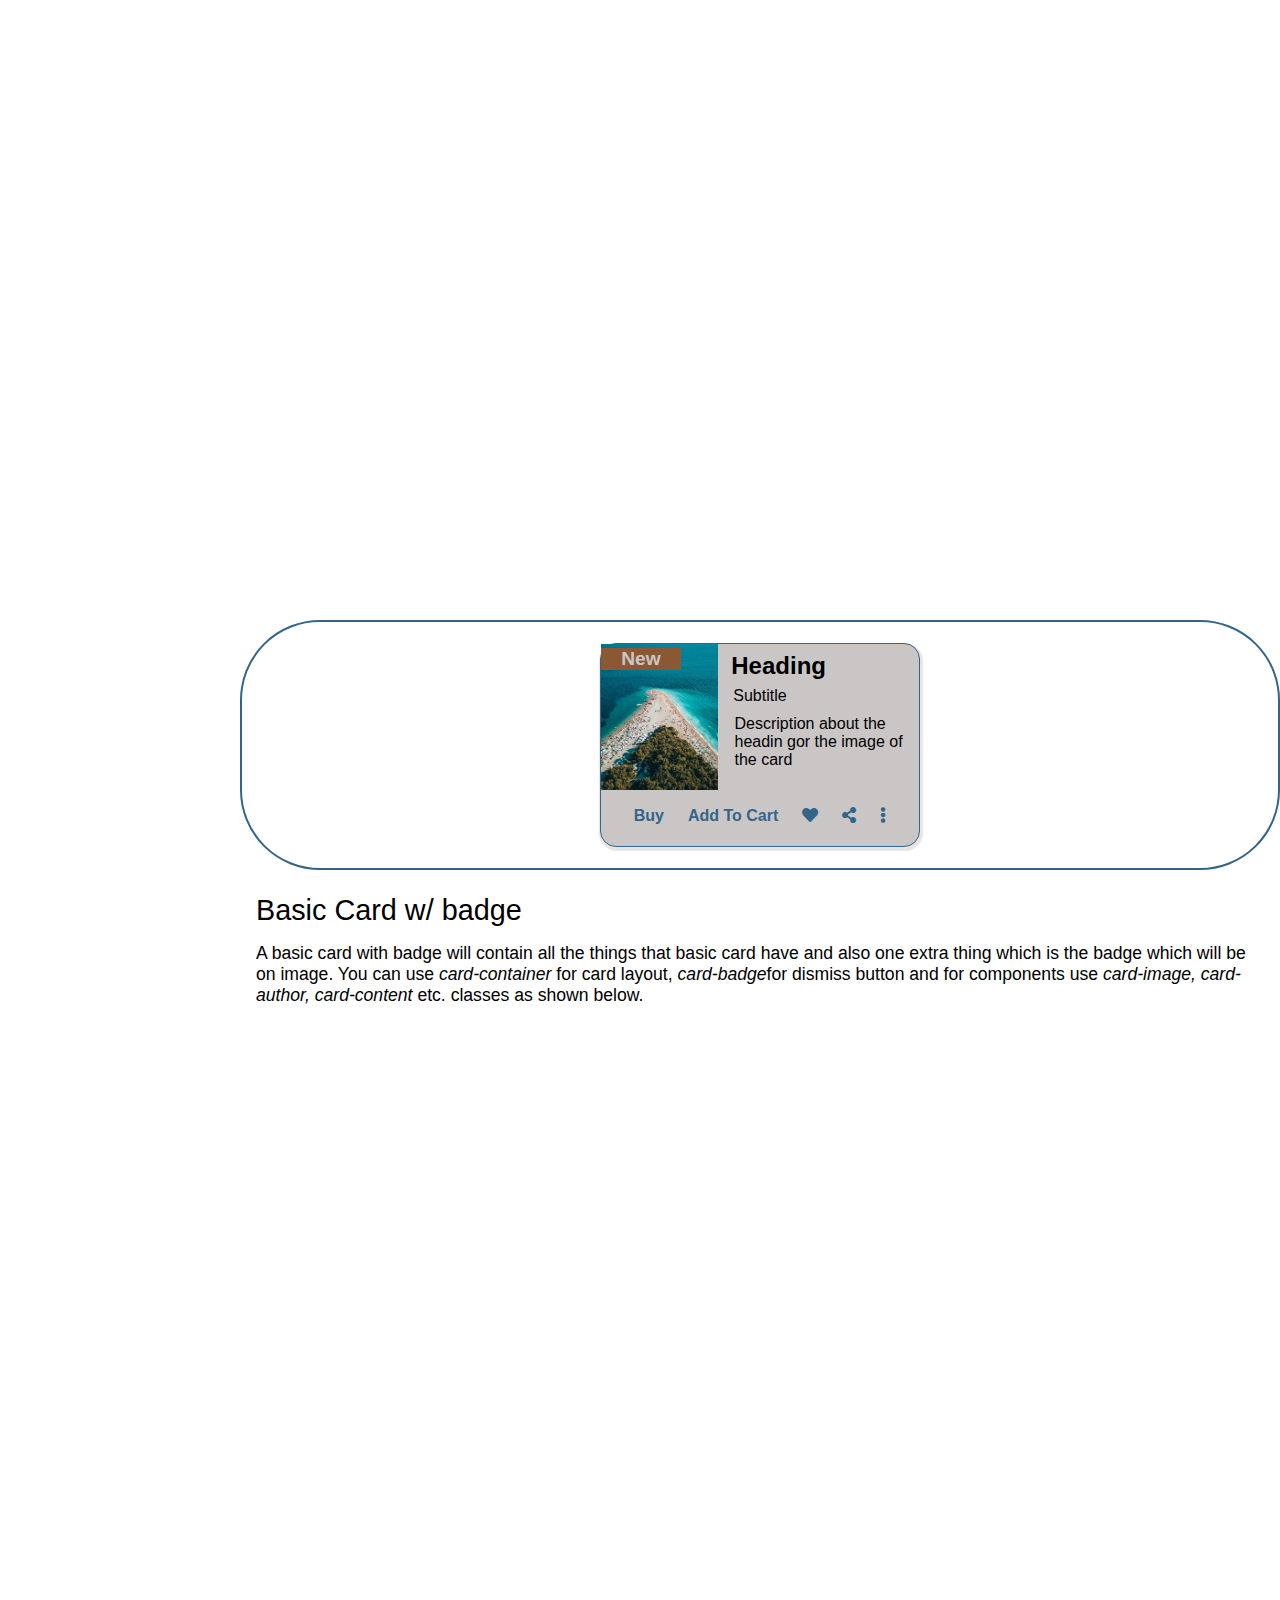
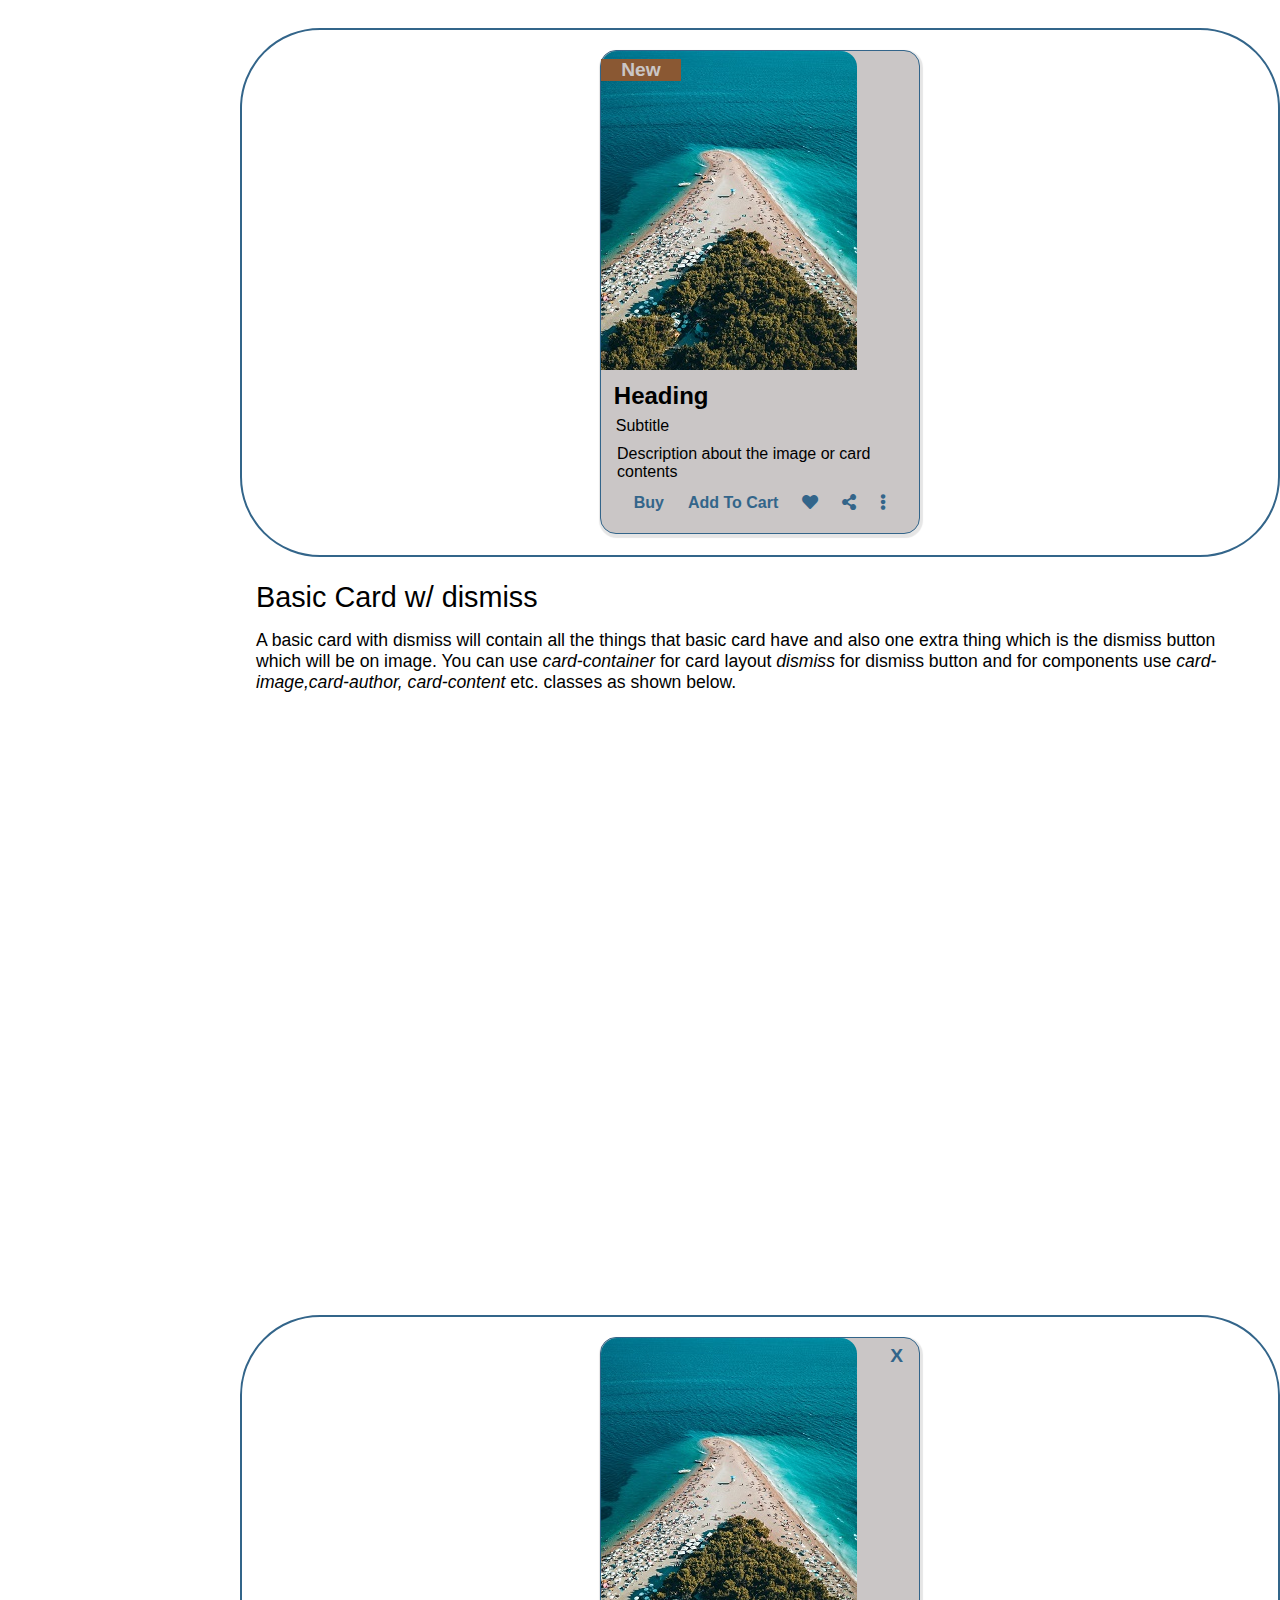
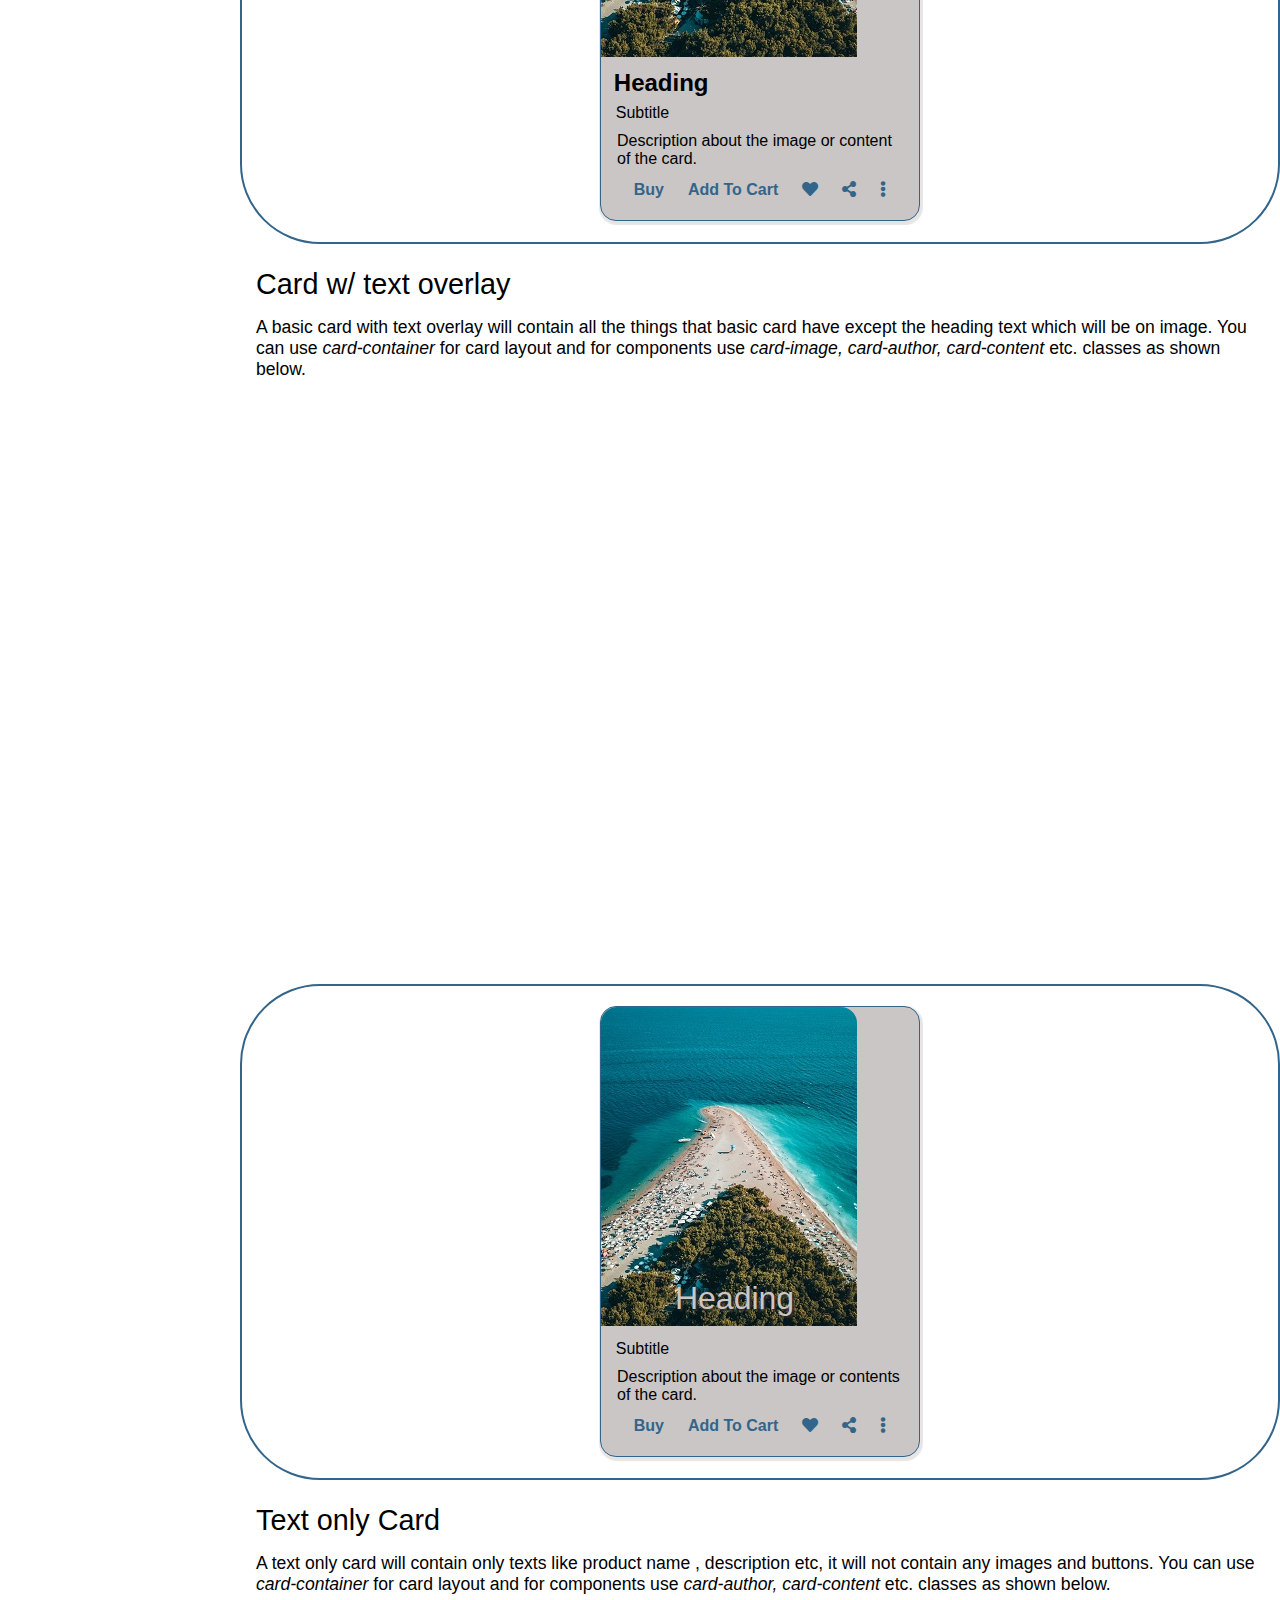
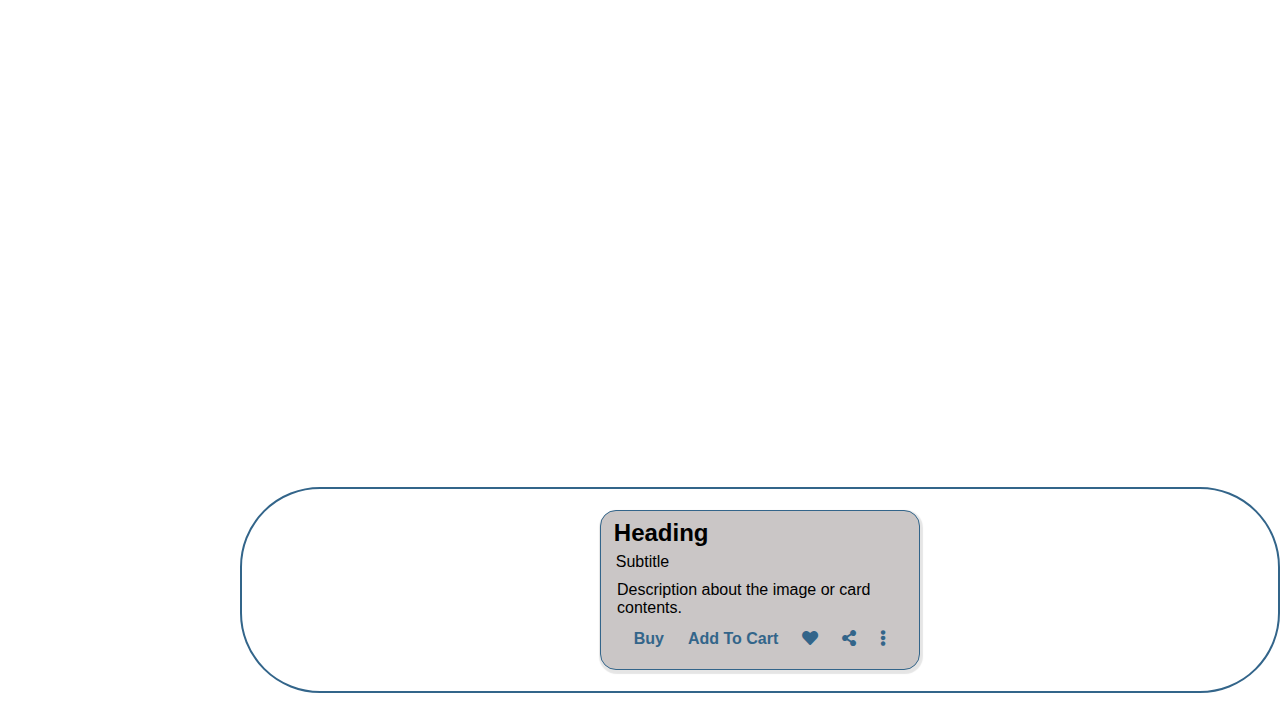
<file: components/Card.html>
<!DOCTYPE html>
<html lang="en">
<head>
    <meta charset="UTF-8">
    <meta http-equiv="X-UA-Compatible" content="IE=edge">
    <meta name="viewport" content="width=device-width, initial-scale=1.0">
    <title>CARD | dawn-UI</title>
    <link rel="stylesheet" href="../styles/main.css" type="text/css" />
</head>
<body>
    <header>
        <nav class="navbar">
            <div class="left-nav">
                <a href="../index.html" class="nav nav-logo">dawn UI</a>
                
            </div>
            <div class="right-nav">
                <ul class="list">
                    <li><a href="../index.html" class="nav nav-pills">Home</a></li>
                    <li><a href="./installation.html" class="nav nav-pills">Installation</a></li>
                </ul>
            </div>
        </nav>
    </header>
    <div class="grid-container">
        <div class="sidebar">
            <div class="items">
                <p class="subtext">Components</p>
                <a href="./Alert.html" class="item">Alert</a>
                <a href="./avatar.html" class="item">Avatar</a>
                <a href="./Badge.html" class="item">Badges</a>
                <a href="./Button.html" class="item">Button</a>
                <a href="./Card.html" class="item">Card</a>
                <a href="./Grid.html" class="item">Grid</a>
                <a href="./image.html" class="item">Image</a>
                <a href="./input.html" class="item">Input</a>
                <a href="./list.html" class="item">List</a>
                <a href="./modal.html" class="item">Modal</a>
                
            </div>
        </div>
        <div class="main-container-components">
            <h2 class="heading">Card</h2>
            <p class="description">Cards group and display information related to a product, category or service using components 
                like text, images, badges, etc to grab the user's attention.</p>
            <p class="description"> we offer the following range of cards - Vertical card, Horizontal card, Card with badge,
                Card with dismiss button, Card with overlay Text, Card with only Text, and Card with Shadow</p>
            
                <!-- Vertical card-->
            <h3 class="heading heading-avatar"> Vertical Card </h3>
            <p class="description description-avatar">A basic card may contain product image, product name, company name,
                description of products, some buttons and icons. You can use <i>card-container</i> for card layout and for components use <i> card-image,
                card-author, card-content</i> etc.as shown below. </p>
            <iframe class="code-snippet-display"
                src="https://carbon.now.sh/embed?bg=rgba%28138%2C88%2C51%2C1%29&t=theme%3A5klpf3lil4v&wt=none&l=htmlmixed&width=648&ds=true&dsyoff=20px&dsblur=68px&wc=true&wa=false&pv=56px&ph=56px&ln=false&fl=1&fm=Hack&fs=14px&lh=133%25&si=false&es=2x&wm=false&code=%253Cdiv%2520class%253D%2522card-container%2522%253E%250A%2509%253Cdiv%2520class%253D%2522image-div%2522%253E%250A%2520%2520%2520%2520%2509%253Cimg%2520class%253D%2522card-image%2522%2520src%253D%2522..%252Fimages%252FImage.jpg%2522%2520alt%253D%2522error%2522%252F%253E%250A%2520%2520%2520%2520%253C%252Fdiv%253E%250A%2520%2520%2520%2520%253Cdiv%2520class%253D%2522card-content%2522%253E%250A%2520%2520%2520%2520%2509%253Ch2%2520class%253D%2522card-heading%2522%253EHeading%253C%252Fh2%253E%250A%2520%2520%2520%2520%2520%2520%2520%2520%253Cp%2520class%253D%2522card-author%2522%253ESubtitle%253C%252Fp%253E%250A%2520%2520%2520%2520%2520%2520%2520%2520%253Cp%2520class%253D%2522card-content%2522%253EDescription%2520of%2520the%2520card%2520image.%253C%252Fp%253E%250A%2520%2520%2509%253C%252Fdiv%253E%250A%2520%2520%2520%2520%253Cdiv%2520class%253D%2522card-actions%2522%253E%250A%2509%2509%253Cbutton%2520class%253D%2522card-btn%2522%253EBuy%253C%252Fbutton%253E%250A%2520%2520%2520%2520%2520%2520%2520%2520%253Cbutton%2520class%253D%2522card-btn%2522%253EAdd%2520To%2520Cart%253C%252Fbutton%253E%250A%2520%2520%2520%2520%2520%2520%2520%2520%253Ci%2520class%253D%2522fas%2520fa-heart%2522%253E%253C%252Fi%253E%250A%2520%2520%2520%2520%2520%2520%2520%2520%253Ci%2520class%253D%2522fas%2520fa-share-alt%2522%253E%253C%252Fi%253E%250A%2520%2520%2520%2520%2520%2520%2520%2520%253Ci%2520class%253D%2522fas%2520fa-ellipsis-v%2522%253E%253C%252Fi%253E%250A%2520%2520%2520%2520%253C%252Fdiv%253E%250A%253C%252Fdiv%253E"
                style="width: 100%; height: 523px; border:0; transform: scale(1); overflow:hidden;"
                sandbox="allow-scripts allow-same-origin">
            </iframe>
            <div class="avatar-container">
                <section>
                    <div class="card-container">
                        <div class="image-div">
                            <img class="card-image" src="../images/Image.jpg" alt="error" />
                        </div>
                        <div class="card-content">
                            <h2 class="card-heading">Heading</h2>
                            <p class="card-author">Subtitle</p>
                            <p class="card-content">Description of the card image.</p>
                        </div>
                        <div class="card-actions">
                            <button class="card-btn">Buy</button>
                            <button class="card-btn">Add To Cart</button>
                            <i class="fas fa-heart"></i>
                            <i class="fas fa-share-alt"></i>
                            <i class="fas fa-ellipsis-v"></i>
                        </div>
                    </div>
                </section>
            </div>
            
    
            <!-- Horizontal Card -->
            <h3 class="heading heading-avatar">Horizontal Card</h3>
            <p class="description description-avatar">A basic card with badge will contain all the things that basic card
                have and also one extra thing which is the badge which will be on image. You can use <i>card-container</i> for card layout, <i>card-badge</i> for dismiss button
                and for components use <i> card-image, card-author, card-content</i> etc. classes as
                shown below. </p>
            <iframe class="code-snippet-display"
                src="https://carbon.now.sh/embed?bg=rgba%28138%2C88%2C51%2C1%29&t=theme%3A5klpf3lil4v&wt=none&l=htmlmixed&width=648&ds=true&dsyoff=20px&dsblur=68px&wc=true&wa=false&pv=56px&ph=56px&ln=false&fl=1&fm=Hack&fs=14px&lh=133%25&si=false&es=2x&wm=false&code=%253Cdiv%2520class%253D%2522card-container%2522%253E%250A%2509%253Cdiv%2520class%253D%2522card-horizontal%2522%253E%250A%2520%2520%2520%2520%2509%253Cdiv%2520class%253D%2522image-div%2522%253E%250A%2520%2520%2520%2520%2520%2520%2520%2520%2509%253Cdiv%2520class%253D%2522overlay-image%2522%253E%250A%2520%2520%2520%2520%2520%2520%2520%2520%2520%2520%2520%2520%2509%253Cimg%2520class%253D%2522card-image%2520image-horizontal%2522%2520src%253D%2522..%252Fimages%252FImage.jpg%2522%2520alt%253D%2522error%2522%2520%252F%253E%250A%2520%2520%2520%2520%2520%2520%2520%2520%2520%2520%2520%2520%2520%2520%2520%2509%253Cdiv%2520class%253D%2522card-badge%2522%253ENew%253C%252Fdiv%253E%250A%2509%2509%2509%253C%252Fdiv%253E%250A%2509%2509%253C%252Fdiv%253E%250A%2520%2520%2520%2520%2520%2520%2520%2520%253Cdiv%2520class%253D%2522card-content%2522%253E%250A%2520%2520%2520%2520%2520%2520%2520%2509%2509%253Ch2%2520class%253D%2522card-heading%2522%253EHeading%253C%252Fh2%253E%250A%2520%2520%2520%2520%2520%2520%2520%2520%2520%2520%2520%2520%253Cp%2520class%253D%2522card-author%2522%253ESubtitle%253C%252Fp%253E%250A%2520%2520%2520%2520%2520%2520%2520%2520%2520%2520%2520%2520%253Cp%2520class%253D%2522card-content%2522%253E%2520Description%2520about%2520the%2520headin%2520gor%2520the%2520image%2520of%2520the%2520card%253C%252Fp%253E%250A%2509%2509%253C%252Fdiv%253E%250A%2509%253C%252Fdiv%253E%250A%2520%2520%2520%2520%253Cdiv%2520class%253D%2522card-actions%2522%253E%250A%2520%2520%2520%2520%2509%253Cbutton%2520class%253D%2522card-btn%2522%253EBuy%253C%252Fbutton%253E%250A%2520%2520%2520%2520%2520%2520%2520%2520%253Cbutton%2520class%253D%2522card-btn%2522%253EAdd%2520To%2520Cart%253C%252Fbutton%253E%250A%2520%2520%2520%2520%2520%2520%2520%2520%253Ci%2520class%253D%2522fas%2520fa-heart%2522%253E%253C%252Fi%253E%250A%2520%2520%2520%2520%2520%2520%2520%2520%253Ci%2520class%253D%2522fas%2520fa-share-alt%2522%253E%253C%252Fi%253E%250A%2520%2520%2520%2520%2520%2520%2520%2520%253Ci%2520class%253D%2522fas%2520fa-ellipsis-v%2522%253E%253C%252Fi%253E%250A%2520%2520%2520%2520%253C%252Fdiv%253E%250A%253C%252Fdiv%253E"
                style="width: 100%; height: 616px; border:0; transform: scale(1); overflow:hidden;"
                sandbox="allow-scripts allow-same-origin">
            </iframe>
               
           
            <div class="avatar-container">
                <section>
                    <div class="card-container">
                        <div class="card-horizontal">
                            <div class="image-div">
                                <div class="overlay-image">
                                    <img class="card-image image-horizontal" src="../images/Image.jpg" alt="error" />
                                    <div class="card-badge">New</div>
                                </div>
                            </div>
                            <div class="card-content">
                                <h2 class="card-heading">Heading</h2>
                                <p class="card-author">Subtitle</p>
                                <p class="card-content"> Description about the headin gor the image of the card</p>
                            </div>
                        </div>
                        <div class="card-actions">
                            <button class="card-btn">Buy</button>
                            <button class="card-btn">Add To Cart</button>
                            <i class="fas fa-heart"></i>
                            <i class="fas fa-share-alt"></i>
                            <i class="fas fa-ellipsis-v"></i>
                        </div>
                    </div>
                </section>
            </div>

            <!-- Card with badge -->
            <h3 class="heading heading-avatar">Basic Card w/ badge</h3>
            <p class="description description-avatar">A basic card with badge will contain all the things that basic card
                have and also one extra thing which is the badge which will be on image. You can use <i> card-container</i> for card layout, <i>card-badge</i>for dismiss button
                and for components use <i> card-image, card-author, card-content</i> etc. classes as
                shown below. </p>
            <iframe class="code-snippet-display"
                src="https://carbon.now.sh/embed?bg=rgba%28138%2C88%2C51%2C1%29&t=theme%3A5klpf3lil4v&wt=none&l=htmlmixed&width=648&ds=true&dsyoff=20px&dsblur=68px&wc=true&wa=false&pv=56px&ph=56px&ln=false&fl=1&fm=Hack&fs=14px&lh=133%25&si=false&es=2x&wm=false&code=%253Cdiv%2520class%253D%2522card-container%2522%253E%250A%2509%253Cdiv%2520class%253D%2522image-div%2522%253E%250A%2509%2509%253Cdiv%2520class%253D%2522overlay-image%2522%253E%250A%2509%2509%2509%253Cimg%2520class%253D%2522card-image%2522%2520src%253D%2522..%252Fimages%252FImage.jpg%2522%2520alt%253D%2522error%2522%252F%253E%250A%2520%2520%2520%2520%2520%2520%2520%2520%2520%2509%253Cdiv%2520class%253D%2522card-badge%2522%253ENew%253C%252Fdiv%253E%250A%2520%2520%2520%2520%2520%2520%2520%2520%253C%252Fdiv%253E%250A%2520%2520%2520%2520%253C%252Fdiv%253E%250A%2520%2520%2520%2520%253Cdiv%2520class%253D%2522card-content%2522%253E%250A%2520%2520%2520%2520%2509%253Ch2%2520class%253D%2522card-heading%2522%253EHeading%253C%252Fh2%253E%250A%2520%2520%2520%2520%2520%2520%2520%2520%253Cp%2520class%253D%2522card-author%2522%253ESubtitle%253C%252Fp%253E%250A%2520%2520%2520%2520%2520%2520%2520%2520%253Cp%2520class%253D%2522card-content%2522%253E%2520Description%2520about%2520the%2520image%2520or%2520card%2520contents%253C%252Fp%253E%250A%2520%2520%2520%2520%253C%252Fdiv%253E%250A%2520%2520%2520%2520%253Cdiv%2520class%253D%2522card-actions%2522%253E%250A%2520%2520%2520%2520%2509%253Cbutton%2520class%253D%2522card-btn%2522%253EBuy%253C%252Fbutton%253E%250A%2520%2520%2520%2520%2520%2520%2520%2520%253Cbutton%2520class%253D%2522card-btn%2522%253EAdd%2520To%2520Cart%253C%252Fbutton%253E%250A%2520%2520%2520%2520%2520%2520%2520%2520%253Ci%2520class%253D%2522fas%2520fa-heart%2522%253E%253C%252Fi%253E%250A%2520%2520%2520%2520%2520%2520%2520%2520%253Ci%2520class%253D%2522fas%2520fa-share-alt%2522%253E%253C%252Fi%253E%250A%2520%2520%2520%2520%2520%2520%2520%2520%253Ci%2520class%253D%2522fas%2520fa-ellipsis-v%2522%253E%253C%252Fi%253E%250A%2520%2520%2520%2520%253C%252Fdiv%253E%250A%253C%252Fdiv%253E"
                style="width: 100%; height: 578px; border:0; transform: scale(1); overflow:hidden;"
                sandbox="allow-scripts allow-same-origin">
            </iframe>

            <div class="avatar-container">
                <section>
                    <div class="card-container">
                        <div class="image-div">
                            <div class="overlay-image">
                                <img class="card-image" src="../images/Image.jpg" alt="error" />
                                <div class="card-badge">New</div>
                            </div>
                        </div>
                        <div class="card-content">
                            <h2 class="card-heading">Heading</h2>
                            <p class="card-author">Subtitle</p>
                            <p class="card-content"> Description about the image or card contents</p>
                        </div>
                        <div class="card-actions">
                            <button class="card-btn">Buy</button>
                            <button class="card-btn">Add To Cart</button>
                            <i class="fas fa-heart"></i>
                            <i class="fas fa-share-alt"></i>
                            <i class="fas fa-ellipsis-v"></i>
                        </div>
                    </div>
                </section>
            </div>
            

            <!-- Card with dismiss -->
            <h3 class="heading heading-avatar">Basic Card w/ dismiss</h3>
            <p class="description description-avatar">A basic card with dismiss will contain all the things that basic card
            have and also one extra thing which is the dismiss button which will be on image. You can use <i> card-container</i> for card layout <i>dismiss</i> for dismiss button and
            for components use <i> card-image,card-author, card-content</i> etc. classes as shown below. 
            </p>
            <iframe class="code-snippet-display"
                src="https://carbon.now.sh/embed?bg=rgba%28138%2C88%2C51%2C1%29&t=theme%3A5klpf3lil4v&wt=none&l=htmlmixed&width=648&ds=true&dsyoff=20px&dsblur=68px&wc=true&wa=false&pv=56px&ph=56px&ln=false&fl=1&fm=Hack&fs=14px&lh=133%25&si=false&es=2x&wm=false&code=%253Cdiv%2520class%253D%2522card-container%2522%253E%250A%2509%253Cdiv%2520class%253D%2522image-div%2522%253E%250A%2509%2509%253Cdiv%2520class%253D%2522overlay-image%2522%253E%250A%2509%2509%2509%253Cimg%2520class%253D%2522card-image%2522%2520src%253D%2522..%252Fimages%252FImage.jpg%2522%2520alt%253D%2522error%2522%2520%252F%253E%250A%2509%2509%2509%253Cdiv%2520class%253D%2522dismiss%2522%253EX%253C%252Fdiv%253E%250A%2509%2509%253C%252Fdiv%253E%250A%2509%253C%252Fdiv%253E%250A%2509%253Cdiv%2520class%253D%2522card-content%2522%253E%250A%2509%2509%253Ch2%2520class%253D%2522card-heading%2522%253EHeading%253C%252Fh2%253E%250A%2509%2509%253Cp%2520class%253D%2522card-author%2522%253ESubtitle%253C%252Fp%253E%250A%2509%2509%253Cp%2520class%253D%2522card-content%2522%253EDescription%2520about%2520the%2520image%2520or%2520content%2520of%2520the%2520card.%253C%252Fp%253E%250A%2509%253C%252Fdiv%253E%250A%2509%253Cdiv%2520class%253D%2522card-actions%2522%253E%250A%2509%2509%253Cbutton%2520class%253D%2522card-btn%2522%253EBuy%253C%252Fbutton%253E%250A%2520%2520%2520%2520%2520%2520%2520%2520%253Cbutton%2520class%253D%2522card-btn%2522%253EAdd%2520To%2520Cart%253C%252Fbutton%253E%250A%2520%2520%2520%2520%2520%2520%2520%2520%253Ci%2520class%253D%2522fas%2520fa-heart%2522%253E%253C%252Fi%253E%250A%2520%2520%2520%2520%2520%2520%2520%2520%253Ci%2520class%253D%2522fas%2520fa-share-alt%2522%253E%253C%252Fi%253E%250A%2520%2520%2520%2520%2520%2520%2520%2520%253Ci%2520class%253D%2522fas%2520fa-ellipsis-v%2522%253E%253C%252Fi%253E%250A%2520%2520%2520%2520%253C%252Fdiv%253E%250A%253C%252Fdiv%253E"
                style="width: 100%; height: 578px; border:0; transform: scale(1); overflow:hidden;"
                sandbox="allow-scripts allow-same-origin">
            </iframe>

            <div class="avatar-container">
                <section>
                    <div class="card-container">
                        <div class="image-div">
                            <div class="overlay-image">
                                <img class="card-image" src="../images/Image.jpg" alt="error" />
                                <div class="dismiss">X</div>
                            </div>
                        </div>
                        <div class="card-content">
                            <h2 class="card-heading">Heading</h2>
                            <p class="card-author">Subtitle</p>
                            <p class="card-content">Description about the image or content of the card.</p>
                        </div>
                        <div class="card-actions">
                            <button class="card-btn">Buy</button>
                            <button class="card-btn">Add To Cart</button>
                            <i class="fas fa-heart"></i>
                            <i class="fas fa-share-alt"></i>
                            <i class="fas fa-ellipsis-v"></i>
                        </div>
                    </div>
                </section>    
            </div>
            
            <!--  Simple Card with text overlay  -->
            <h3 class="heading heading-avatar">Card w/ text overlay</h3>
            <p class="description description-avatar">A basic card with text overlay will contain all the things that basic
                card have except the heading text which will be on image. You can use <i>card-container</i> for card layout and for components use <i> card-image,
                card-author, card-content</i> etc. classes as shown below. </p>
            <iframe class="code-snippet-display"
                src="https://carbon.now.sh/embed?bg=rgba%28138%2C88%2C51%2C1%29&t=theme%3A5klpf3lil4v&wt=none&l=htmlmixed&width=648&ds=true&dsyoff=20px&dsblur=68px&wc=true&wa=false&pv=56px&ph=56px&ln=false&fl=1&fm=Hack&fs=14px&lh=133%25&si=false&es=2x&wm=false&code=%253Cdiv%2520class%253D%2522card-container%2522%253E%250A%2509%253Cdiv%2520class%253D%2522image-div%2522%253E%250A%2509%2509%253Cdiv%2520class%253D%2522overlay-image%2522%253E%250A%2509%2509%2509%253Cimg%2520class%253D%2522card-image%2522%2520src%253D%2522..%252Fimages%252FImage.jpg%2522%2520alt%253D%2522error%2522%2520%252F%253E%250A%2509%2509%2509%253Cdiv%2520class%253D%2522text%2522%253EHeading%253C%252Fdiv%253E%250A%2509%2509%253C%252Fdiv%253E%250A%2509%253C%252Fdiv%253E%250A%2509%253Cdiv%2520class%253D%2522card-content%2522%253E%250A%2509%2509%253Cp%2520class%253D%2522card-author%2522%253ESubtitle%253C%252Fp%253E%250A%2520%2520%2520%2520%2520%2520%2520%2520%253Cp%2520class%253D%2522card-content%2522%253EDescription%2520about%2520the%2520image%2520or%2520contents%2520of%2520the%2520card.%253C%252Fp%253E%250A%2520%2520%2520%2520%253C%252Fdiv%253E%250A%2520%2520%2520%2520%253Cdiv%2520class%253D%2522card-actions%2522%253E%250A%2520%2520%2520%2520%2509%253Cbutton%2520class%253D%2522card-btn%2522%253EBuy%253C%252Fbutton%253E%250A%2520%2520%2520%2520%2520%2520%2520%2520%253Cbutton%2520class%253D%2522card-btn%2522%253EAdd%2520To%2520Cart%253C%252Fbutton%253E%250A%2520%2520%2520%2520%2520%2520%2520%2520%253Ci%2520class%253D%2522fas%2520fa-heart%2522%253E%253C%252Fi%253E%250A%2520%2520%2520%2520%2520%2520%2520%2520%253Ci%2520class%253D%2522fas%2520fa-share-alt%2522%253E%253C%252Fi%253E%250A%2520%2520%2520%2520%2520%2520%2520%2520%253Ci%2520class%253D%2522fas%2520fa-ellipsis-v%2522%253E%253C%252Fi%253E%250A%2520%2520%2520%2520%253C%252Fdiv%253E%250A%253C%252Fdiv%253E"
                style="width: 100%; height: 560px; border:0; transform: scale(1); overflow:hidden;"
                sandbox="allow-scripts allow-same-origin">
            </iframe>

            <div class="avatar-container">
                <section>
                    <div class="card-container">
                        <div class="image-div">
                            <div class="overlay-image">
                                <img class="card-image" src="../images/Image.jpg" alt="error" />
                                <div class="text">Heading</div>
                            </div>
                        </div>
                        <div class="card-content">
                            <p class="card-author">Subtitle</p>
                            <p class="card-content">Description about the image or contents of the card.</p>
                        </div>
                        <div class="card-actions">
                            <button class="card-btn">Buy</button>
                            <button class="card-btn">Add To Cart</button>
                            <i class="fas fa-heart"></i>
                            <i class="fas fa-share-alt"></i>
                            <i class="fas fa-ellipsis-v"></i>
                        </div>
                    </div>
                </section>    
            </div>

            <!-- Text only Card -->
            <h3 class="heading heading-avatar">Text only Card</h3>
            <p class="description description-avatar">A text only card will contain only texts like product name ,
                description etc, it will not contain any images and buttons. You can use <i>card-container</i> for card layout and for components use <i>card-author,
                    card-content</i> etc. classes as shown below. </p>
            
            <iframe class="code-snippet-display"
                src="https://carbon.now.sh/embed?bg=rgba%28138%2C88%2C51%2C1%29&t=theme%3A5klpf3lil4v&wt=none&l=htmlmixed&width=648&ds=true&dsyoff=20px&dsblur=68px&wc=true&wa=false&pv=56px&ph=56px&ln=false&fl=1&fm=Hack&fs=14px&lh=133%25&si=false&es=2x&wm=false&code=%253Cdiv%2520class%253D%2522card-container%2522%253E%250A%2509%253Cdiv%2520class%253D%2522card-content%2522%253E%250A%2509%2509%253Ch2%2520class%253D%2522card-heading%2522%253EHeading%253C%252Fh2%253E%250A%2509%2509%253Cp%2520class%253D%2522card-author%2522%253ESubtitle%253C%252Fp%253E%250A%2509%2509%253Cp%2520class%253D%2522card-content%2522%253EDescription%2520about%2520the%2520image%2520or%2520card%2520contents.%253C%252Fp%253E%250A%2520%2520%2520%2520%253C%252Fdiv%253E%250A%2520%2520%2509%2520%253Cdiv%2520class%253D%2522card-actions%2522%253E%250A%2520%2520%2520%2520%2520%2509%253Cbutton%2520class%253D%2522card-btn%2522%253EBuy%253C%252Fbutton%253E%250A%2520%2520%2520%2520%2520%2520%2520%2520%253Cbutton%2520class%253D%2522card-btn%2522%253EAdd%2520To%2520Cart%253C%252Fbutton%253E%250A%2520%2520%2520%2520%2520%2520%2520%2520%253Ci%2520class%253D%2522fas%2520fa-heart%2522%253E%253C%252Fi%253E%250A%2520%2520%2520%2520%2520%2520%2520%2520%253Ci%2520class%253D%2522fas%2520fa-share-alt%2522%253E%253C%252Fi%253E%250A%2520%2520%2520%2520%2520%2520%2520%2520%253Ci%2520class%253D%2522fas%2520fa-ellipsis-v%2522%253E%253C%252Fi%253E%250A%2520%2520%2520%2509%253C%252Fdiv%253E%250A%253C%252Fdiv%253E"
                style="width:100%; height: 448px; border:0; transform: scale(1); overflow:hidden;"
                sandbox="allow-scripts allow-same-origin">
            </iframe>
                           
            
            <div class="avatar-container">
                <section>
                    <div class="card-container">
                        <div class="card-content">
                            <h2 class="card-heading">Heading</h2>
                            <p class="card-author">Subtitle</p>
                            <p class="card-content">Description about the image or card contents.</p>
                        </div>
                        <div class="card-actions">
                            <button class="card-btn">Buy</button>
                            <button class="card-btn">Add To Cart</button>
                            <i class="fas fa-heart"></i>
                            <i class="fas fa-share-alt"></i>
                            <i class="fas fa-ellipsis-v"></i>
                        </div>
                    </div>
                </section>
            </div>
        </div>
           
    </div>
</body>
</html>
</file>
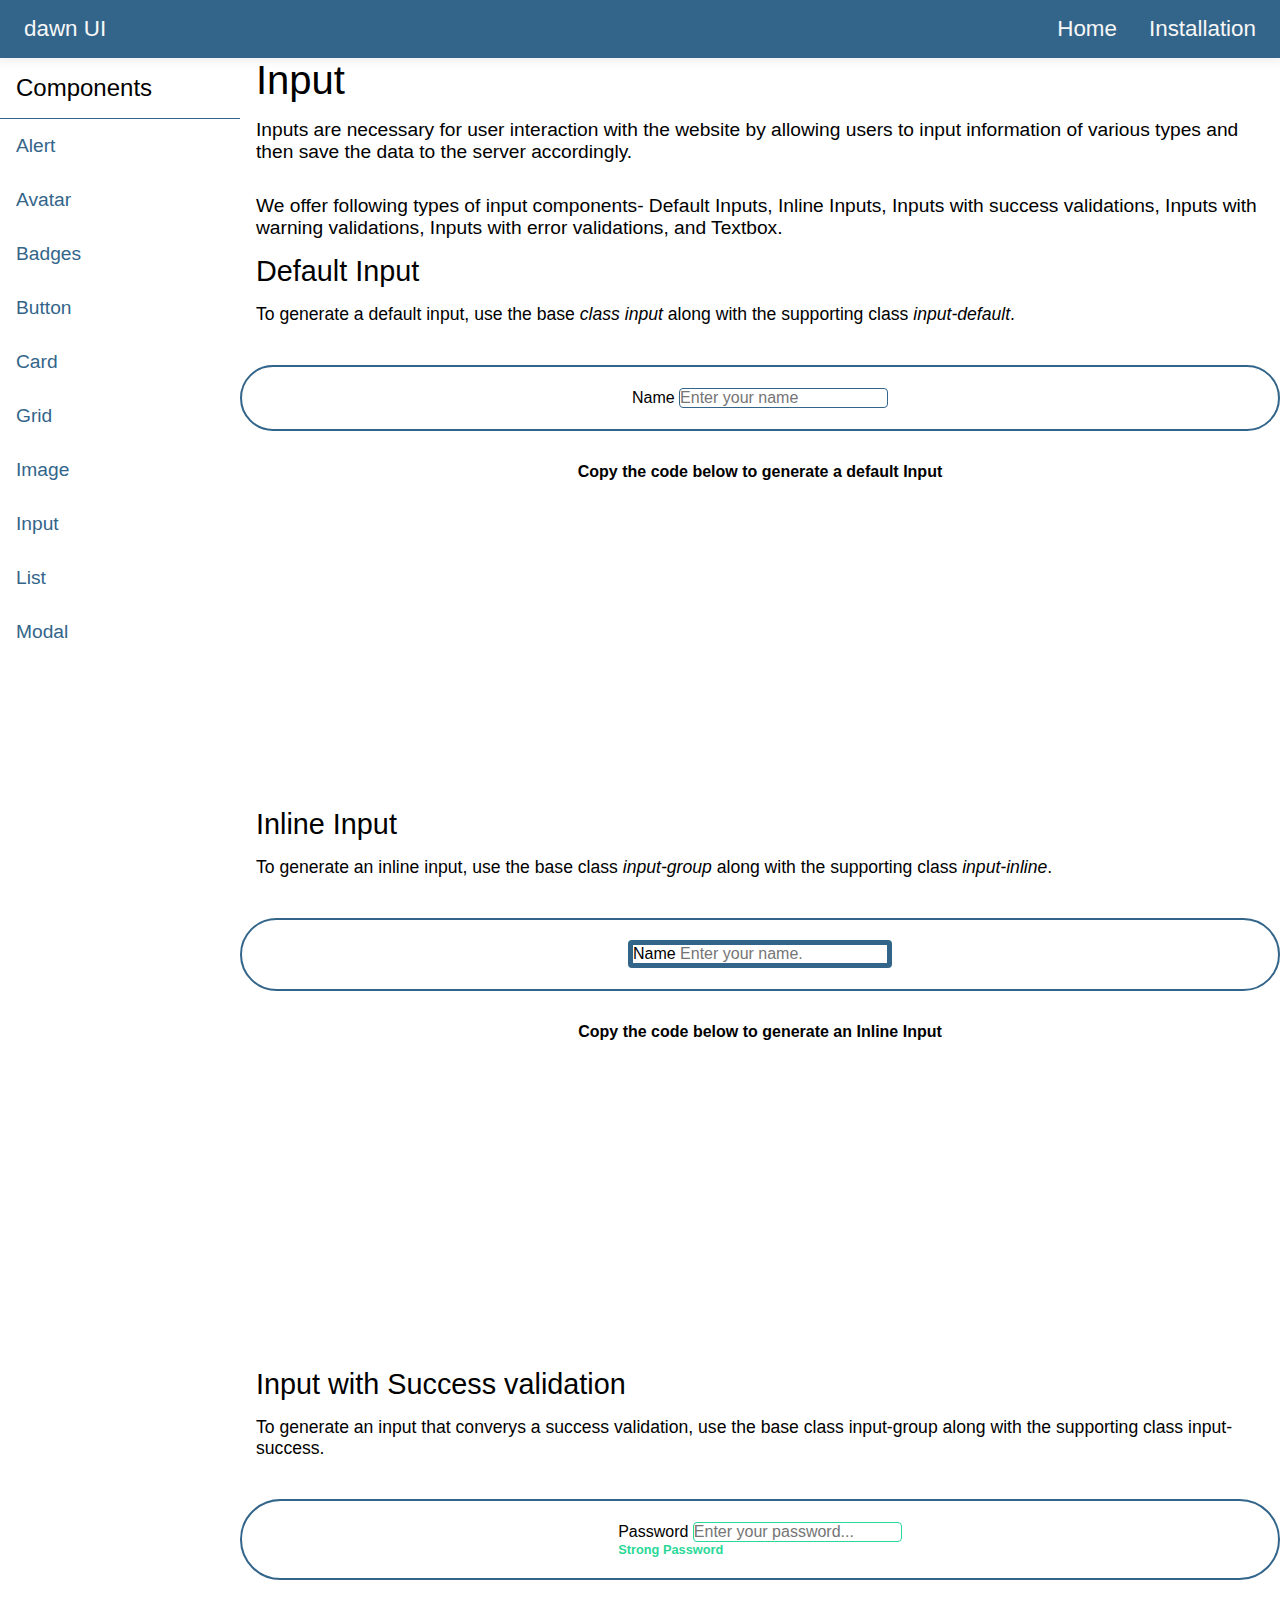
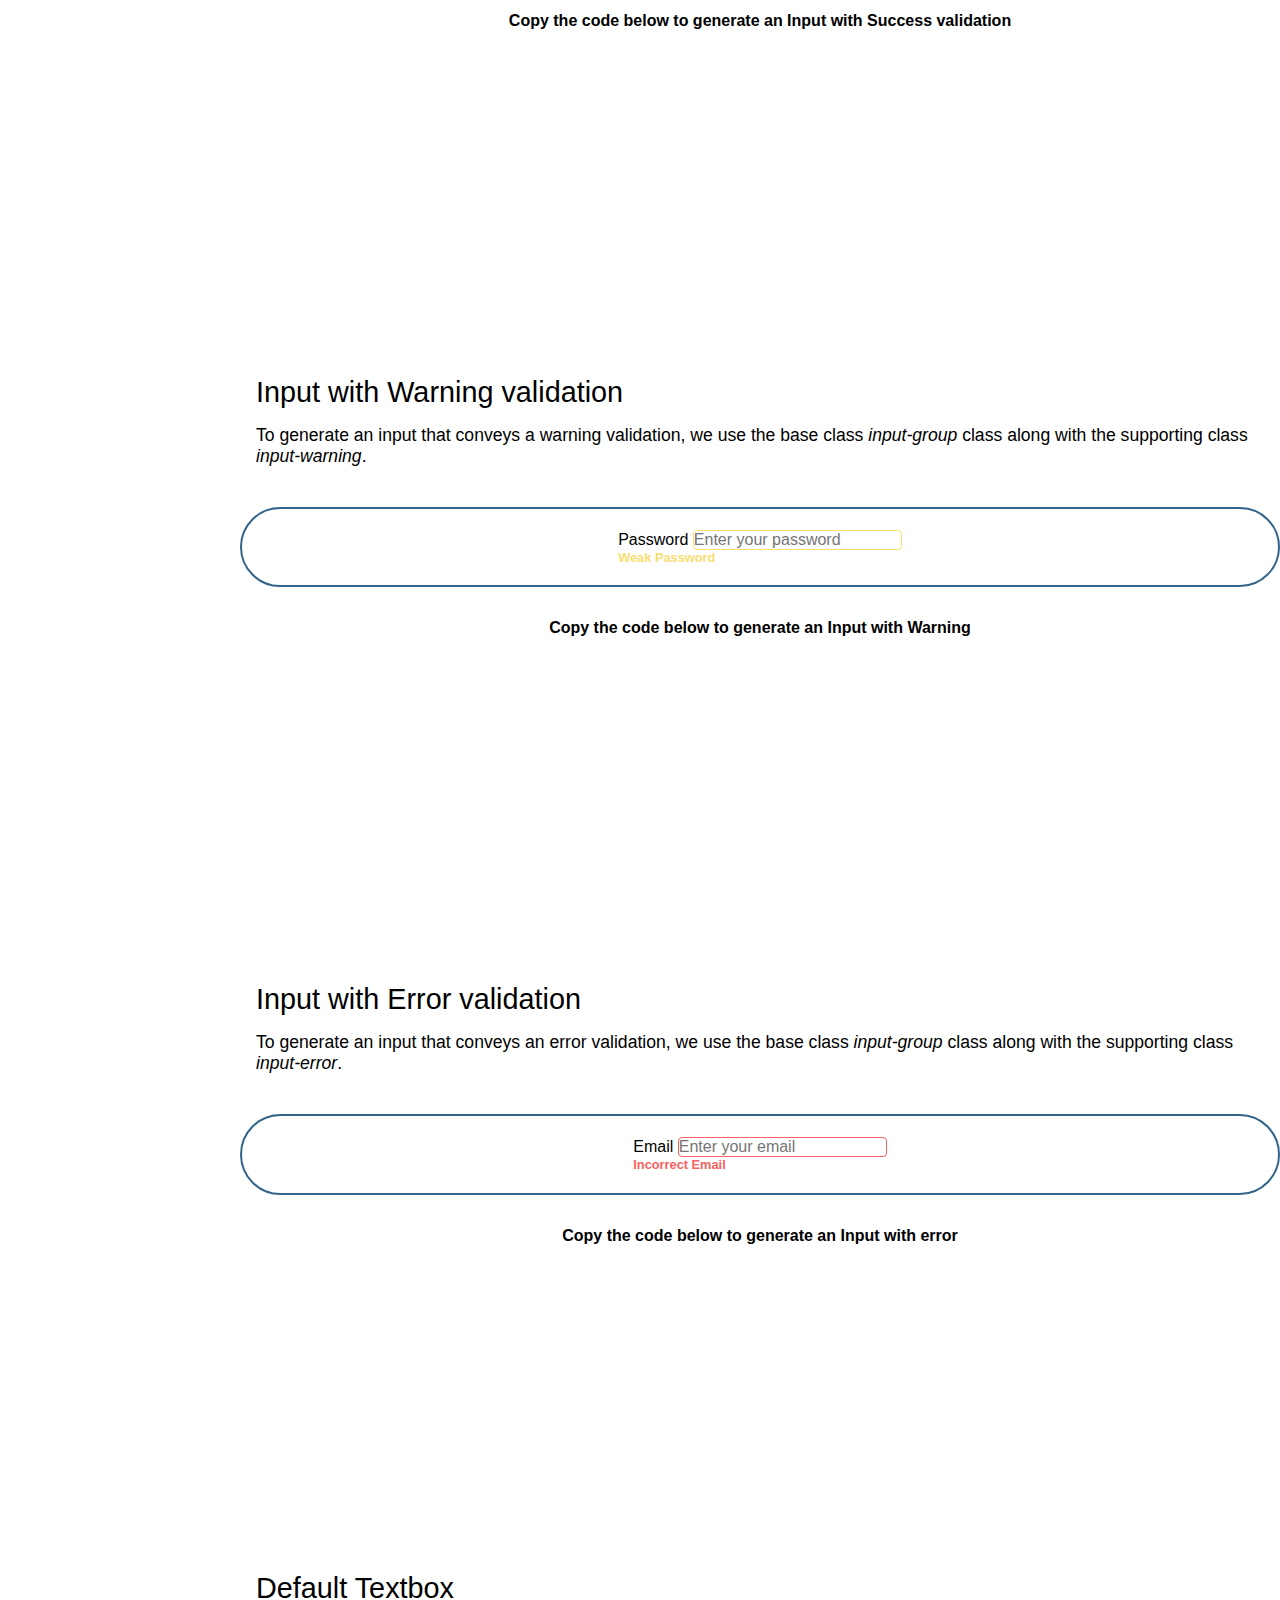
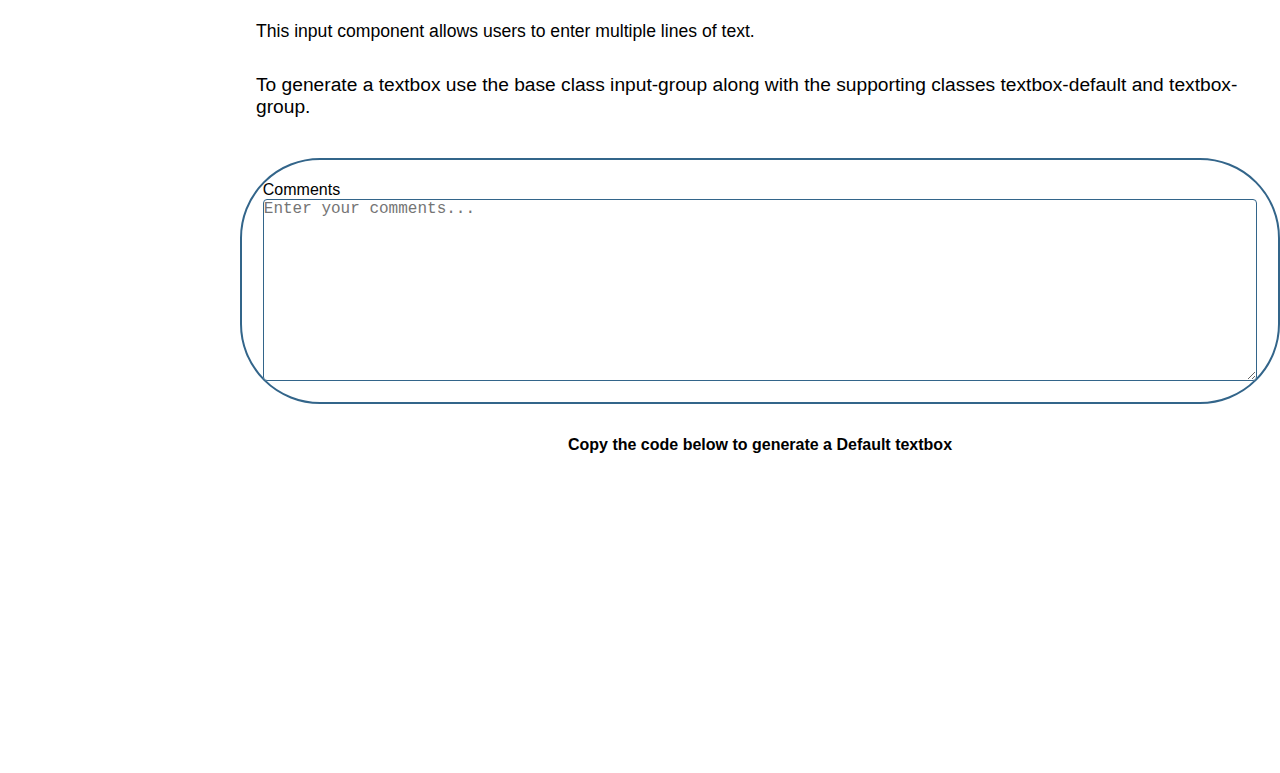
<file: components/input.html>
<!DOCTYPE html>
<html lang="en">
<head>
    <meta charset="UTF-8">
    <meta http-equiv="X-UA-Compatible" content="IE=edge">
    <meta name="viewport" content="width=device-width, initial-scale=1.0">
    <title>INPUT | dawn-UI</title>
    <link rel="stylesheet" href="../styles/main.css" type="text/css" />
</head>
<body>
    <header>
        <nav class="navbar">
            <div class="left-nav">
                <a href="../index.html" class="nav nav-logo">dawn UI</a>
                
            </div>
            <div class="right-nav">
                <ul class="list">
                    <li><a href="../index.html" class="nav nav-pills">Home</a></li>
                    <li><a href="../installation.html" class="nav nav-pills">Installation</a></li>
                </ul>
            </div>
        </nav>
    </header>
    <div class="grid-container">
        <div class="sidebar">
            <div class="items">
                <p class="subtext">Components</p>
                <a href="./Alert.html" class="item">Alert</a>
                <a href="./avatar.html" class="item">Avatar</a>
                <a href="./Badge.html" class="item">Badges</a>
                <a href="./Button.html" class="item">Button</a>
                <a href="./Card.html" class="item">Card</a>
                <a href="./Grid.html" class="item">Grid</a>
                <a href="./image.html" class="item">Image</a>
                <a href="./input.html" class="item">Input</a>
                <a href="./list.html" class="item">List</a>
                <a href="./modal.html" class="item">Modal</a>
            </div>
        </div>
        <div class="main-container-components">
            <h2 class="heading">Input</h2>
            <p class="description">Inputs are necessary for user interaction with the website by allowing users to input information of various types and then save the data to the server accordingly.</p>
            <p class="description"> We offer  following types of input components- Default Inputs, Inline Inputs, Inputs with success validations, Inputs with warning validations, Inputs with error validations, and Textbox.</p>
            
            
            <!-------Default Input------>
            <h3 class="heading heading-avatar">Default Input</h3>
            <p class="description description-avatar">To generate a default input, use the base <i>class input</i> along with the supporting class <i>input-default</i>.</p>
            
            <div class="avatar-container">
                <div class="input-group input-default">
                    <label class="text-label flex--col" for="input-name">
                        Name
                        <input type="text" id="input-name" class="input-text" placeholder="Enter your name">
                    </label>
                    <span class="text-message"></span>
                </div>
            </div>

            <div class="code-snippet-container">
                <p>Copy the code below to generate a default Input</p>
                <iframe
                    src="https://carbon.now.sh/embed?bg=rgba%28138%2C88%2C51%2C1%29&t=theme%3A5klpf3lil4v&wt=none&l=htmlmixed&width=876&ds=true&dsyoff=20px&dsblur=68px&wc=true&wa=true&pv=56px&ph=56px&ln=false&fl=1&fm=Hack&fs=14px&lh=133%25&si=false&es=2x&wm=false&code=%253Cdiv%2520class%253D%2522input-group%2520input-default%2522%253E%250A%2509%253Clabel%2520class%253D%2522text-label%2520flex--col%2522%2520for%253D%2522input-name%2522%253E%250A%2520%2520%2520%2520%2509Name%250A%2520%2520%2520%2520%2509%253Cinput%2520type%253D%2522text%2522%2520id%253D%2522input-name%2522%2520class%253D%2522input-text%2522%2520placeholder%253D%2522Enter%2520your%2520name%2522%253E%250A%2520%2520%2520%2509%253C%252Flabel%253E%250A%2520%2520%2520%2520%253Cspan%2520class%253D%2522text-message%2522%253E%253C%252Fspan%253E%250A%253C%252Fdiv%253E"
                    style="width: 100%; height: 299px; border:0; transform: scale(1); overflow:hidden;"
                    sandbox="allow-scripts allow-same-origin">
                </iframe>
                    
            </div>
            
            
            <!---------Inline Input-------->
            <h3 class="heading heading-avatar">Inline Input</h3>
            <p class="description description-avatar">To generate an inline input, use the base class <i>input-group</i> along with the supporting class <i>input-inline</i>.</p>
                                    
            <div class="avatar-container">
                <div class="input-group input-default input-inline">
                    <label class="text-label flex--row flex--align-center" for="input-inline-name">
                        Name
                        <input type="text" id="input-inline-name" class="input-text" placeholder="Enter your name.">
                    </label>
                    <span class="text-message "></span>
                </div>
                
            </div>

            <div class="code-snippet-container">
                <p>Copy the code below to generate an Inline Input</p>
                <iframe
                    src="https://carbon.now.sh/embed?bg=rgba%28138%2C88%2C51%2C1%29&t=theme%3A5klpf3lil4v&wt=none&l=htmlmixed&width=876&ds=true&dsyoff=20px&dsblur=68px&wc=true&wa=true&pv=56px&ph=56px&ln=false&fl=1&fm=Hack&fs=14px&lh=133%25&si=false&es=2x&wm=false&code=%253Cdiv%2520class%253D%2522input-group%2520input-default%2520input-inline%2522%253E%250A%2509%253Clabel%2520class%253D%2522text-label%2520flex--row%2520flex--align-center%2522%2520for%253D%2522input-inline-name%2522%253E%250A%2520%2520%2520%2520%2509Name%250A%2520%2520%2520%2520%2509%253Cinput%2520type%253D%2522text%2522%2520id%253D%2522input-inline-name%2522%2520class%253D%2522input-text%2522%2520placeholder%253D%2522Enter%2520your%2520name.%2522%253E%250A%2520%2520%2520%2520%253C%252Flabel%253E%250A%2520%2520%2520%2520%253Cspan%2520class%253D%2522text-message%2520%2522%253E%253C%252Fspan%253E%250A%253C%252Fdiv%253E"
                    style="width: 100%; height: 299px; border:0; transform: scale(1); overflow:hidden;"
                    sandbox="allow-scripts allow-same-origin">
                </iframe>
            </div>


            <!---------Input with Success Valiation-------->
            <h3 class="heading heading-avatar">Input with Success validation</h3>
            <p class="description description-avatar">To generate an input that converys a success validation, use the base class input-group along with the supporting class input-success.</p>
                
            <div class="avatar-container">
                <div class="input-group input-success">
                    <label class="text-label flex--col" for="input-strong-password">
                        Password
                        <input type="password" id="input-strong-password" class="input-text" placeholder="Enter your password...">
                    </label>
                    <span class="text-message">Strong Password</span>
                </div>
                
            </div>

            <div class="code-snippet-container">
                <p>Copy the code below to generate an Input with Success validation</p>
                <iframe
                    src="https://carbon.now.sh/embed?bg=rgba%28138%2C88%2C51%2C1%29&t=theme%3A5klpf3lil4v&wt=none&l=htmlmixed&width=876&ds=true&dsyoff=20px&dsblur=68px&wc=true&wa=true&pv=56px&ph=56px&ln=false&fl=1&fm=Hack&fs=14px&lh=133%25&si=false&es=2x&wm=false&code=%253Cdiv%2520class%253D%2522input-group%2520input-success%2522%253E%250A%2520%2509%253Clabel%2520class%253D%2522text-label%2520flex--col%2522%2520for%253D%2522input-strong-password%2522%253E%250A%2520%2520%2520%2520%2509Password%250A%2520%2520%2520%2520%2520%2520%2520%2520%253Cinput%2520type%253D%2522password%2522%2520id%253D%2522input-strong-password%2522%2520class%253D%2522input-text%2522%2520placeholder%253D%2522Enter%2520your%2520password...%2522%253E%250A%2520%2520%2520%2520%253C%252Flabel%253E%250A%2520%2520%2520%2520%253Cspan%2520class%253D%2522text-message%2522%253EStrong%2520Password%253C%252Fspan%253E%250A%253C%252Fdiv%253E"
                    style="width:100%; height: 318px; border:0; transform: scale(1); overflow:hidden;"
                    sandbox="allow-scripts allow-same-origin">
                </iframe>
            </div>


            <!---------Input with Warning Valiation-------->
            <h3 class="heading heading-avatar">Input with Warning validation</h3>
            <p class="description description-avatar">To generate an input that conveys a warning validation, we use the base class <i>input-group</i> class along with the supporting class <i>input-warning</i>.
            </p>
                
            <div class="avatar-container">
                <div class="input-group input-warning ">
                    <label class="text-label flex--col" for="input-weak-password">
                        Password
                        <input type="password" id="input-weak-password" class="input-text" placeholder="Enter your password">
                    </label>
                    <span class="text-message">Weak Password</span>
                </div>
            </div>

            <div class="code-snippet-container">
                <p>Copy the code below to generate an Input with Warning</p>
                <iframe
                    src="https://carbon.now.sh/embed?bg=rgba%28138%2C88%2C51%2C1%29&t=theme%3A5klpf3lil4v&wt=none&l=htmlmixed&width=876&ds=true&dsyoff=20px&dsblur=68px&wc=true&wa=true&pv=56px&ph=56px&ln=false&fl=1&fm=Hack&fs=14px&lh=133%25&si=false&es=2x&wm=false&code=%253Cdiv%2520class%253D%2522input-group%2520input-warning%2520%2522%253E%250A%2509%253Clabel%2520class%253D%2522text-label%2520flex--col%2522%2520for%253D%2522input-weak-password%2522%253E%250A%2520%2520%2520%2520%2509Password%250A%2520%2520%2520%2520%2520%2520%2520%2520%253Cinput%2520type%253D%2522password%2522%2520id%253D%2522input-weak-password%2522%2520class%253D%2522input-text%2522%2520placeholder%253D%2522Enter%2520your%2520password%2522%253E%250A%2520%2520%2520%2520%253C%252Flabel%253E%250A%2520%2520%2520%2520%253Cspan%2520class%253D%2522text-message%2522%253EWeak%2520Password%253C%252Fspan%253E%250A%253C%252Fdiv%253E"
                    style="width:100%; height: 318px; border:0; transform: scale(1); overflow:hidden;"
                    sandbox="allow-scripts allow-same-origin">
                </iframe>
            </div>


            <!---------Input with error Valiation-------->
            <h3 class="heading heading-avatar">Input with Error validation</h3>
            <p class="description description-avatar">To generate an input that conveys an error validation, we use the base class <i>input-group</i> class along with the supporting class <i>input-error</i>.
            </p>
                
            <div class="avatar-container">
                <div class="input-group input-error ">
                    <label class="text-label flex--col" for="input-error-email">
                        Email
                        <input type="email" id="input-error-email" class="input-text " placeholder="Enter your email">
                    </label>
                    <span class="text-message">Incorrect Email</span>
                </div>
            </div>

            <div class="code-snippet-container">
                <p>Copy the code below to generate an Input with error</p>
                <iframe
                    src="https://carbon.now.sh/embed?bg=rgba%28138%2C88%2C51%2C1%29&t=theme%3A5klpf3lil4v&wt=none&l=htmlmixed&width=876&ds=true&dsyoff=20px&dsblur=68px&wc=true&wa=true&pv=56px&ph=56px&ln=false&fl=1&fm=Hack&fs=14px&lh=133%25&si=false&es=2x&wm=false&code=%253Cdiv%2520class%253D%2522input-group%2520input-error%2520%2522%253E%250A%2509%253Clabel%2520class%253D%2522text-label%2520flex--col%2522%2520for%253D%2522input-error-email%2522%253E%250A%2520%2520%2520%2520%2509Email%250A%2520%2520%2520%2520%2520%2520%2520%2520%253Cinput%2520type%253D%2522email%2522%2520id%253D%2522input-error-email%2522%2520class%253D%2522input-text%2520%2522%2520placeholder%253D%2522Enter%2520your%2520email%2522%253E%250A%2520%2520%2520%2520%2520%253C%252Flabel%253E%250A%2520%2520%2520%2520%2520%253Cspan%2520class%253D%2522text-message%2522%253EIncorrect%2520Email%253C%252Fspan%253E%250A%253C%252Fdiv%253E"
                    style="width:100%; height: 299px; border:0; transform: scale(1); overflow:hidden;"
                    sandbox="allow-scripts allow-same-origin">
                </iframe>
            </div>


            <!---------Deafult Textbox-------->
            <h3 class="heading heading-avatar">Default Textbox</h3>
            <p class="description description-avatar">This input component allows users to enter multiple lines of text.</p>
            <p class="description">To generate a textbox use the base class input-group along with the supporting classes textbox-default and textbox-group.
            </p>
                 
            <div class="avatar-container">
                <div class="input-group textbox-default textbox-group ">
                    <label for="input-comments" class="text-label">Comments</label>
                    <textarea id="input-coments" class="input-textbox " rows="10" cols="30" placeholder="Enter your comments..."></textarea>
                    <span class="text-message"></span>
                </div>
            </div>

            <div class="code-snippet-container">
                <p>Copy the code below to generate a Default textbox</p>
                <iframe
                    src="https://carbon.now.sh/embed?bg=rgba%28138%2C88%2C51%2C1%29&t=theme%3A5klpf3lil4v&wt=none&l=htmlmixed&width=876&ds=true&dsyoff=20px&dsblur=68px&wc=true&wa=true&pv=56px&ph=56px&ln=false&fl=1&fm=Hack&fs=14px&lh=133%25&si=false&es=2x&wm=false&code=%253Cdiv%2520class%253D%2522input-group%2520textbox-default%2520textbox-group%2520%2522%253E%250A%2509%253Clabel%2520for%253D%2522input-comments%2522%2520class%253D%2522text-label%2522%253EComments%253C%252Flabel%253E%250A%2520%2520%2520%2509%253Ctextarea%2520id%253D%2522input-coments%2522%2520class%253D%2522input-textbox%2520%2522%2520rows%253D%252210%2522%2520cols%253D%252230%2522%2520placeholder%253D%2522Enter%2520your%2520comments...%2522%253E%253C%252Ftextarea%253E%250A%2520%2520%2520%2520%253Cspan%2520class%253D%2522text-message%2522%253E%253C%252Fspan%253E%250A%253C%252Fdiv%253E"
                    style="width:100%; height: 281px; border:0; transform: scale(1); overflow:hidden;"
                    sandbox="allow-scripts allow-same-origin">
                </iframe>
                
            </div>
        </div>
    </div>
        
            








    

</body>
</html>
</file>
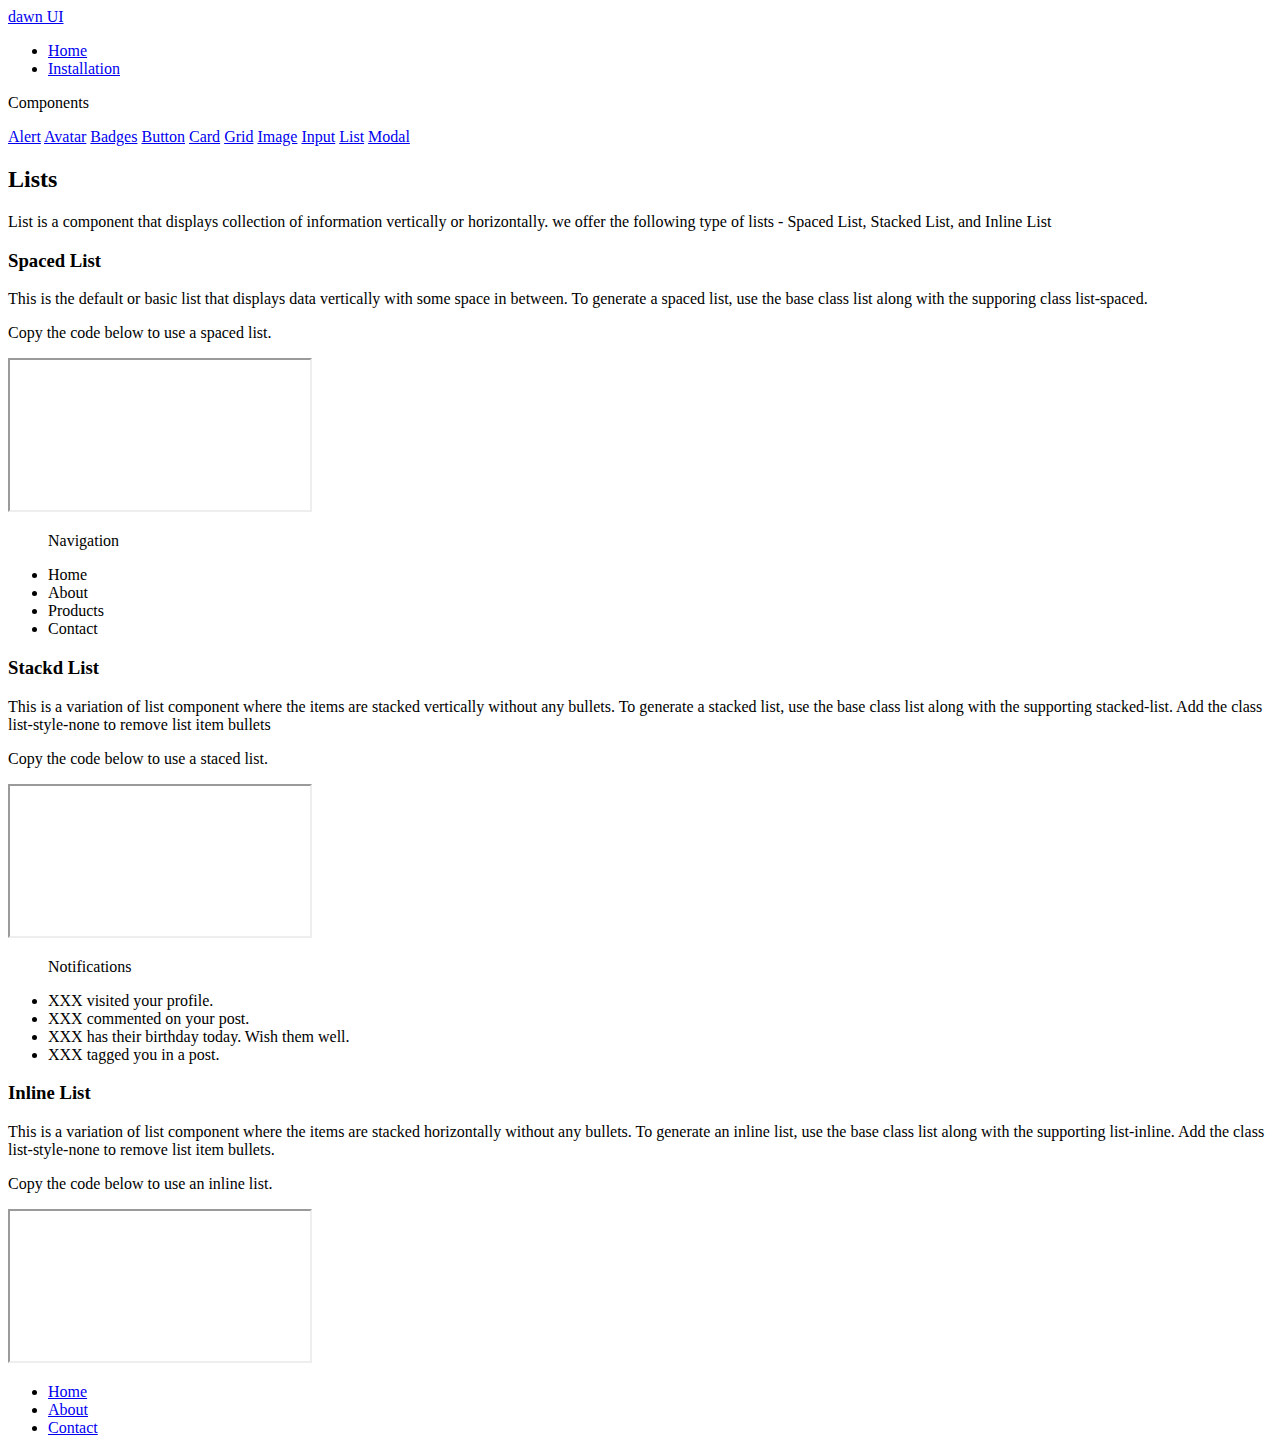
<file: components/list.html>
<!DOCTYPE html>
<html lang="en">
<head>
    <meta charset="UTF-8">
    <meta http-equiv="X-UA-Compatible" content="IE=edge">
    <meta name="viewport" content="width=device-width, initial-scale=1.0">
    <title>LIST | dawn-UI</title>
</head>
<body>
    <header>
        <nav class="navbar">
            <div class="left-nav">
                <a href="../index.html" class="nav nav-logo">dawn UI</a>
                
            </div>
            <div class="right-nav">
                <ul class="list">
                    <li><a href="../index.html" class="nav nav-pills">Home</a></li>
                    <li><a href="./installation.html" class="nav nav-pills">Installation</a></li>
                </ul>
            </div>
        </nav>
    </header>
    <div class="grid-container">
        <div class="sidebar">
            <div class="items">
                <p class="subtext">Components</p>
                <a href="./Alert.html" class="item">Alert</a>
                <a href="./avatar.html" class="item">Avatar</a>
                <a href="./Badge.html" class="item">Badges</a>
                <a href="./Button.html" class="item">Button</a>
                <a href="./Card.html" class="item">Card</a>
                <a href="./Grid.html" class="item">Grid</a>
                <a href="./image.html" class="item">Image</a>
                <a href="./input.html" class="item">Input</a>
                <a href="./list.html" class="item">List</a>
                <a href="./modal.html" class="item">Modal</a>
            </div>
        </div>
        <div class="main-container-components">
            <h2 class="heading">Lists</h2>
            <p class="description">List is a component that displays collection of information vertically or horizontally.
               <span> we offer the following type of lists - Spaced List, Stacked List, and Inline List</span>
            </p>

            
            <!-------Spaced List------>
            <h3 class="heading heading-avatar">Spaced List</h3>
            <p class="description description-avatar">This is the default or basic list that displays data vertically with some space in between.
                <span>To generate a spaced list, use the base class list along with the supporing class list-spaced.</span>
            </p>
            <p>Copy the code below to use a spaced list.</p>
            <iframe class="code-snippet-display">
            </iframe>

            <div class="badge_container-main flex-center">
                <ul class="list list-spaced ">
                    <p class="list-head text text-lg ">Navigation</p>
                    
                    <li class="list-item">Home</li>
                        
                    <li class="list-item">About</li>
                        
                    <li class="list-item">Products</li>
                        
                    <li class="list-item">Contact</li>
                </ul>
                
            </div>

            <!-------Stacked List------>
            <h3 class="heading heading-avatar">Stackd List</h3>
            <p class="description description-avatar">This is a variation of list component where the items are stacked vertically without any bullets.
                <span> To generate a stacked list, use the base class list along with the supporting stacked-list.
                Add the class list-style-none to remove list item bullets</span>

            </p>
            <p>Copy the code below to use a staced list.</p>
            <iframe class="code-snippet-display">
            </iframe>
 
            <div class="badge_container-main flex-center">
                <ul class="list list-stacked list-style-none">
                    <p class="list-head text text-lg ">Notifications</p>
                    
                    <li class="list-item p-1">
                        XXX visited your profile.
                    </li>
                    
                    <li class="list-item p-1">
                        XXX commented on your post.
                    </li>
                    
                    <li class="list-item p-1">
                        XXX has their birthday today. Wish them well. 
                    </li>
                                                
                    <li class="list-item p-1">
                        XXX tagged you in a post.
                    </li>  
                </ul>
            </div>


            <!-------Inline List------>
            <h3 class="heading heading-avatar">Inline List</h3>
            <p class="description description-avatar">This is a variation of list component where the items are stacked horizontally without any bullets.
                 <span>To generate an inline list, use the base class list along with the supporting list-inline. Add the class list-style-none to remove list item bullets.</span>
            </p>
 
            <p>Copy the code below to use an inline list.</p>
            <iframe class="code-snippet-display">
            </iframe>
  
            <div class="badge_container-main flex-center">
                <ul class="list list-inline list-style-none">
                    <li class="list-item mx-0-25">
                        <a href="#" class="btn btn-link btn-primary">Home</a>
                    </li>
                    
                    <li class="list-item ">
                        <a href="#" class="btn btn-link btn-primary">About</a>
                    </li>
                                                
                    <li class="list-item">
                        <a href="#" class="btn btn-link btn-primary">Contact</a>
                    </li>
                </ul>
            </div>
        </div>
    </div>
                



                





</body>
</html>
</file>
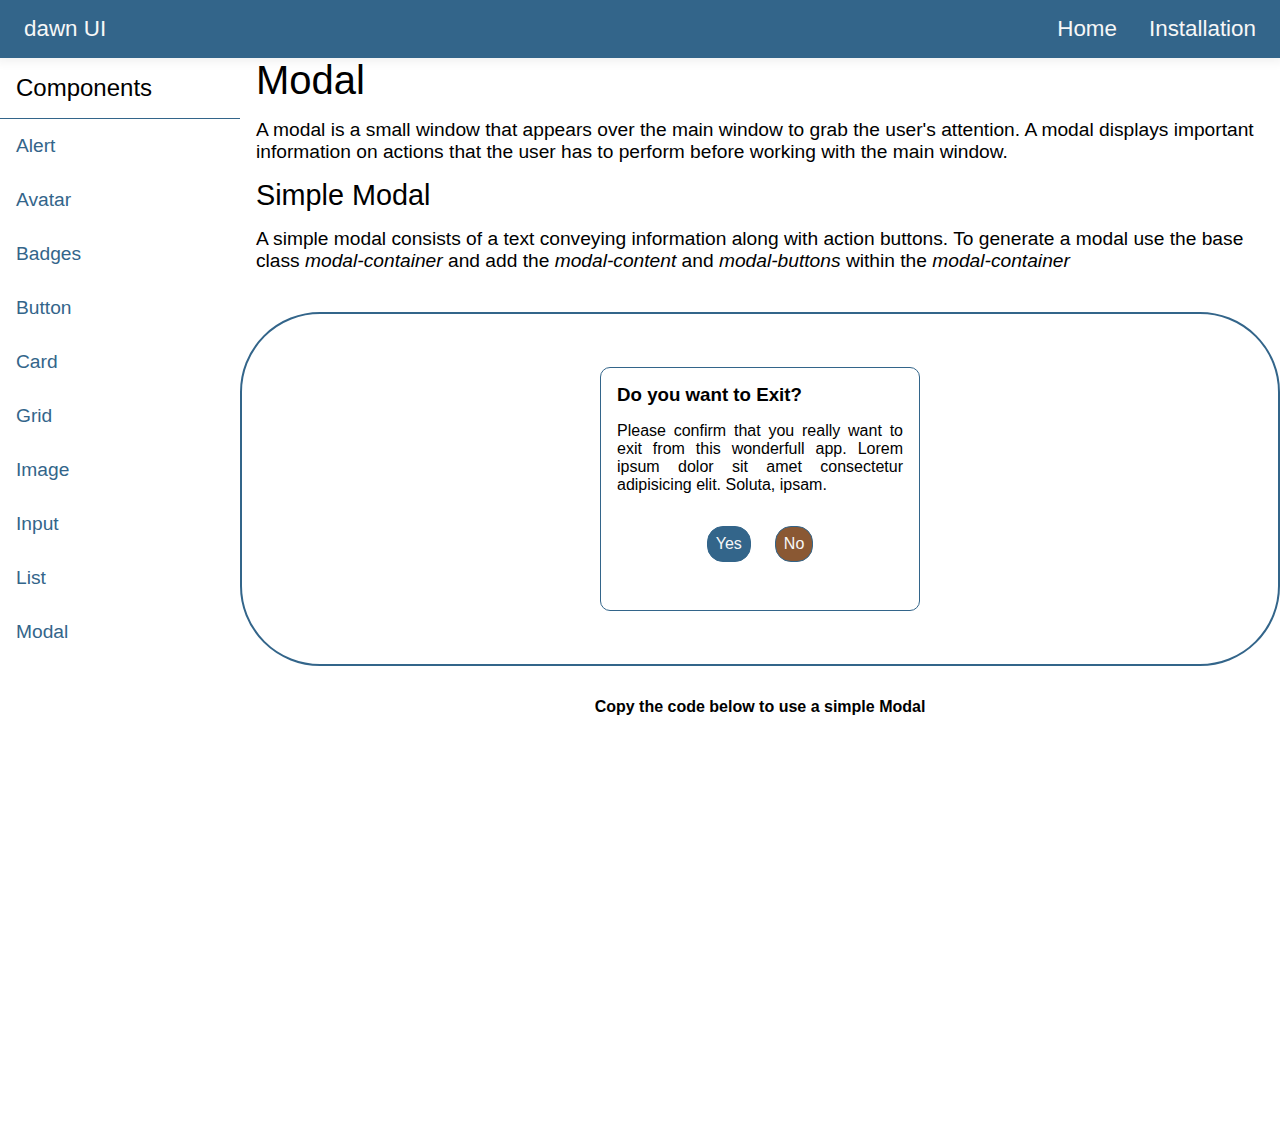
<file: components/modal.html>
<!DOCTYPE html>
<html lang="en">
<head>
    <meta charset="UTF-8">
    <meta http-equiv="X-UA-Compatible" content="IE=edge">
    <meta name="viewport" content="width=device-width, initial-scale=1.0">
    <title>MODAL | dawn-UI</title>
    <link rel="stylesheet" href="../styles/main.css" type="text/css" />
</head>
<body>
    <header>
        <nav class="navbar">
            <div class="left-nav">
                <a href="../index.html" class="nav nav-logo">dawn UI</a>
                
            </div>
            <div class="right-nav">
                <ul class="list">
                    <li><a href="../index.html" class="nav nav-pills">Home</a></li>
                    <li><a href="../installation.html" class="nav nav-pills">Installation</a></li>
                </ul>
            </div>
        </nav>
    </header>
    <div class="grid-container">
        <div class="sidebar">
            <div class="items">
                <p class="subtext">Components</p>
                <a href="./Alert.html" class="item">Alert</a>
                <a href="./avatar.html" class="item">Avatar</a>
                <a href="./Badge.html" class="item">Badges</a>
                <a href="./Button.html" class="item">Button</a>
                <a href="./Card.html" class="item">Card</a>
                <a href="./Grid.html" class="item">Grid</a>
                <a href="./image.html" class="item">Image</a>
                <a href="./input.html" class="item">Input</a>
                <a href="./list.html" class="item">List</a>
                <a href="./modal.html" class="item">Modal</a>
            </div>
        </div>
        <div class="main-container-components">
            <h2 class="heading">Modal</h2>
            <p class="description">A modal is a small window that appears over the main window to grab the user's 
                attention. A modal displays important information on actions that the user has to perform before 
                working with the main window.
            </p>

            <!-------Simple Modal------>
            <h3 class="heading heading-avatar">Simple Modal</h3>
            <p class="description ">A simple modal consists of a text conveying information along with action buttons.
            To generate a modal use the base class <i>modal-container</i> and add the <i>modal-content</i> and <i>modal-buttons</i> within the <i>modal-container</i>
               

            <div class="avatar-container">
                <div class="flex-center modal-container">
                    <div class="modal-content">
                        <h3 class="modal-heading">Do you want to Exit?</h3>
                        <p class="modal-description">Please confirm that you really want to exit from this wonderfull app. Lorem
                            ipsum dolor sit amet consectetur adipisicing elit. Soluta, ipsam.
                        </p>
                    </div>
                    <div class="modal-buttons">
                        <button class="modal-button modal-button-yes">Yes</button>
                        <button class="modal-button modal-button-no">No</button>
                    </div>
                </div>
            </div>

            <div class="code-snippet-container">
                <p>Copy the code below to use a simple Modal</p>
                <iframe
                    src="https://carbon.now.sh/embed?bg=rgba%28138%2C88%2C51%2C1%29&t=theme%3A5klpf3lil4v&wt=none&l=htmlmixed&width=876&ds=true&dsyoff=20px&dsblur=68px&wc=true&wa=true&pv=56px&ph=56px&ln=false&fl=1&fm=Hack&fs=14px&lh=133%25&si=false&es=2x&wm=false&code=%253Cdiv%2520class%253D%2522flex-center%2520modal-container%2522%253E%250A%2509%253Cdiv%2520class%253D%2522modal-content%2522%253E%250A%2520%2520%2520%2520%2509%253Ch3%2520class%253D%2522modal-heading%2522%253EDo%2520you%2520want%2520to%2520Exit%253F%253C%252Fh3%253E%250A%2520%2520%2520%2520%2520%2520%2520%2520%253Cp%2520class%253D%2522modal-description%2522%253EPlease%2520confirm%2520that%2520you%2520really%2520want%2520to%2520exit%2520from%2520this%2520wonderfull%2520app.%2520Lorem%2520ipsum%2520dolor%2520sit%2520amet%2520consectetur%2520adipisicing%2520elit.%2520Soluta%252C%2520ipsam.%250A%2520%2520%2520%2520%2520%2520%2520%2520%253C%252Fp%253E%250A%2520%2520%2520%2520%253C%252Fdiv%253E%250A%2520%2520%2520%2520%253Cdiv%2520class%253D%2522modal-buttons%2522%253E%250A%2520%2520%2520%2520%2509%253Cbutton%2520class%253D%2522modal-button%2520modal-button-yes%2522%253EYes%253C%252Fbutton%253E%250A%2520%2520%2520%2520%2520%2520%2520%2520%253Cbutton%2520class%253D%2522modal-button%2520modal-button-no%2522%253ENo%253C%252Fbutton%253E%250A%2520%2520%2520%2520%253C%252Fdiv%253E%250A%253C%252Fdiv%253E"
                    style="width: 100%; height: 392px; border:0; transform: scale(1); overflow:hidden;"
                    sandbox="allow-scripts allow-same-origin">
                </iframe>
            </div>
        </div>        
    </div>
    
</body>
</html>
</file>
<file: styles.css>
:root {
    --primary-color:#33658A;
    --secondary-color:#8A5833 ;
    
    --body-background-color: linear-gradient(45deg, #33658A, #8A5833);
    --dark-white: #f7f7f7;
    --item-background-color: #c5c5c5;
    --hover-color: #7a5353;
    --box-shadow-down: 0px 0px 10px 4px rgb(0 0 0 / 5%);
    --box-shadow-up: 0px -4px 10px rgb(0 0 0 / 5%);
  }
body{
    font-family: -apple-system, BlinkMacSystemFont, 'Segoe UI', Roboto, Oxygen, Ubuntu, Cantarell, 'Open Sans', 'Helvetica Neue', sans-serif;
    background: var(--body-background-color);
    margin-bottom: 3rem;
  
}
  * {
    margin: 0;
    padding: 0;
    box-sizing: border-box;
  }

  .navbar {
    display:flex;
    justify-content: space-between;
    align-items: center;
    padding: 1rem 1.5rem;
    background-color: var(--primary-color);
    color: var(--dark-white);
    box-shadow: var(--box-shadow-down);
  }

  .nav {
    text-decoration: none;
    font-size: 1.4rem;
    font-weight: 500;
    color: var(--dark-white);
  }
  
  .nav-logo {
    color: var(--dark-white);
  }
  
  .right-nav-active {
    color: var(--primary-color);
  }
  
  .nav:hover {
    color: var(--hover-color);
  }

  .list {
    list-style: none;
    display: flex;
    justify-content: space-between;
    align-content: center;
    gap: 2rem;
  }
      
  .section {
    margin-top: 7rem;
    color: var(--dark-white);
  }
  .sectionNew {
    margin-top: 1rem;
    color: var(--dark-white);
  }
  
  .section-main {
    display: flex;
    flex-direction: column;
    justify-content: center;
    align-items: center;
    flex-wrap: wrap;
    
  }

  .description {
    font-size: 1.2rem;
  }

  
  
  .container {
    display: flex;
    justify-content: center;
    align-items: center;
    flex-wrap: wrap;
    font-size: 3rem;
    margin: 3rem 1rem 2.5rem 2rem;
  }
  
  .about {
    display: flex;
    justify-content: center;
    align-items: center;
    flex-wrap: wrap;
    font-size: 1.5rem;
    font-weight: 500;
    margin: 1.5rem 2rem 1.5rem 2rem;
  }
  
  .btn-container {
    display: flex;
    justify-content: center;
    align-items: center;
    flex-wrap: wrap;
    gap: 3.5rem;
  }
  
  .btn {
    text-decoration: none;
    background: transparent;
    font-size: 1.2rem;
    font-weight: 500;
    cursor: pointer;
    padding: 1rem 2rem;
    border-radius: 50px;
    margin-bottom: 1rem;
  }
  
  .btn-primary {
    background-color: var(--primary-color);
    color: var(--dark-white);
  }
  
  .btn-primary:hover {
    background-color: var(--hover-color);
  }
  
  .btn-secondary {
    background-color: var(--primary-color);
    color: var(--dark-white);
  }
  
  .btn-secondary:hover {
    background-color: var(--hover-color);
    
  }
  
  
   
  /******* Adding Media Queries ******/
  
  @media screen and (max-width: 768px) {
    .container {
      font-size: 2rem;
    }
  }
  
  @media screen and (max-width: 640px) {
    .container {
      font-size: 1.6rem;
    }
  }
  
  @media screen and (max-width: 480px) {
    .container {
      font-size: 1.2rem;
    }
  }
</file>
<file: styles/main.css>
@import "https://use.fontawesome.com/releases/v5.0.7/css/all.css";
@import "https://cdn.jsdelivr.net/npm/bootstrap-icons@1.7.2/font/bootstrap-icons.css";
@import url("../styles/avatar.css");
@import url("../styles/alert.css");
@import url("../styles/badge.css");
@import url("../styles/button.css");
@import url("../styles/card.css");
@import url("../styles/grid.css");
@import url("../styles/image.css");
@import url("../styles/input.css");
@import url("../styles/list.css");
@import url("../styles/modal.css");

/******* Defining CSS Varibles *****/
:root {
    --primary-color: #33658A;
    --secondary-color: #8A5833 ;
    --text-color-black: #2b2b2b;
    --dark-white: #f7f7f7;
    --body-background-color: #cac6c6;
    --item-background-color: #c5c5c5;
    --light-gray-color:#D3D3D3;
    --hover-color: #8a5833;
    --primary: #60a5fa;
    --secondary: #9da0a7;
    --success: #2ad898;
    --danger: #f86262;
    --warning: #f8dd72;
    --info: #7eaee4;
    --light: #d6d7d8;
    --dark: #39303d;
    --box-shadow-down: 0px 0px 10px 4px rgb(0 0 0 / 6%);
    --box-shadow-up: 0px -4px 10px rgb(0 0 0 / 7%);
    --box-shadow-card: 1px 2px 1px 2px rgba(0, 0, 0, 0.1);
    --bg-color:#FAFAFA;
    --text-xxl: 3rem;
    --text-xl: 2.5rem;
    --text-lg: 2rem;
    --text-md: 1.5rem;
    --text-sm: 1rem;
    --text-xs: 0.75rem;
    --br-5:5px;
    --br-4:4px;

  }
  
  body{
    font-family: -apple-system, BlinkMacSystemFont, 'Segoe UI', Roboto, Oxygen,
     Ubuntu, Cantarell, 'Open Sans', 'Helvetica Neue', sans-serif;
     scroll-behavior: smooth;
     
  }

  * {
    margin: 0;
    padding: 0;
    box-sizing: border-box;
  }

  .navbar {
    display:flex;
    justify-content: space-between;
    align-items: center;
    padding: 1rem 1.5rem;
    background-color: var(--primary-color);
    color: var(--dark-white);
    box-shadow: var(--box-shadow-down);
  }

  .nav {
    text-decoration: none;
    font-size: 1.4rem;
    font-weight: 500;
    color: var(--dark-white);
  }
  
  .nav-logo {
    color: var(--dark-white);
  }
  
  .right-nav-active {
    color: var(--primary-color);
  }
  
  .nav:hover {
    color: var(--hover-color);
  }
  
  .list {
    list-style: none;
    display: flex;
    justify-content: space-between;
    align-content: center;
    gap: 2rem;
  }

  /*  CSS Documentation*/

.main-container {
  background-color: var(--primary-color);
  width: 15rem;
}

.avatar-container {
  max-width: 100%;
  height: 100%;
  display: flex;
  justify-content: center;
  align-items: center;
  gap: 1.5rem;
  flex-wrap: wrap;
  margin: 1.5rem 0;
  padding: 1.3rem;
  border: 2px solid var(--primary-color);
  border-radius: 5rem;
}

.description {
  padding: 1rem;
  font-size: 1.2rem;
}

.heading {
  margin-left: 1rem;
  font-size: 2.5rem;
  font-weight: 500;
}

  
.heading-avatar {
  font-size: 1.8rem;
}

.description-avatar {
  font-size: 1.1rem;
}

.main-container-components {
  margin-left: 15rem;
}

.subtext {
  padding: 1rem;
  font-size: 1.5rem;
  font-weight: 500;
  border-bottom: 1px solid var(--primary-color);
  
}

.items {
  width: 15rem;
  display: flex;
  flex-direction: column;
  cursor: pointer;
  font-size: 1.2rem;
  overflow: smooth;
  overflow-y: auto;
  height: 100vh;
  overflow-x: hidden;
  position: absolute;
}

.item {
  padding: 1rem;
  text-decoration: none;
  color: var(--primary-color );
}

.item:hover {
  color: var(--dark-white);
  background-color: var(--primary-color);
}

.item:focus {
  color: var(--dark-white);
  background-color: var(--primary-color);
}

iframe,img {
  max-inline-size: 100%;
  block-size: auto;
  object-fit: cover;
  font-size: inherit;
  display: inline-block;
}


.code-snippet-container {
  margin: 1rem auto;
  padding: 0.5rem 0;
  text-align: center;
  font: var(--text-md);
  font-weight: 600;
  
  }


.btn {
  margin-bottom: 1rem;
  text-decoration: none;
  font-size: 1.5rem;
  font-weight: 500;
  cursor: pointer;
  padding: 1rem 2rem;
  border-radius: 15px;
}
.btn:hover{
  color:var(--secondary-color)
}

.btn-primary {
  border: 2px solid var(--primary-color);
  color: var(--primary-color);
}

.btn-primary:hover {
  background-color: var(--primary-color);
  color: var(--btn-background-color);
}

.bi {
  padding: 1rem;
  color: var(--primary-color);
}

.bi:hover {
  color: var(--secondary-color);
}

/******* Adding Media Queries ******/

@media screen and (min-width: 640px) {
  html {
      font-size: 75%;
  }
}

@media screen and (min-width: 768px) {
  html {
      font-size: 80%;
  }
}

@media screen and (min-width: 960px)  {
  html {
      font-size: 100%;
  }
}
</file>
